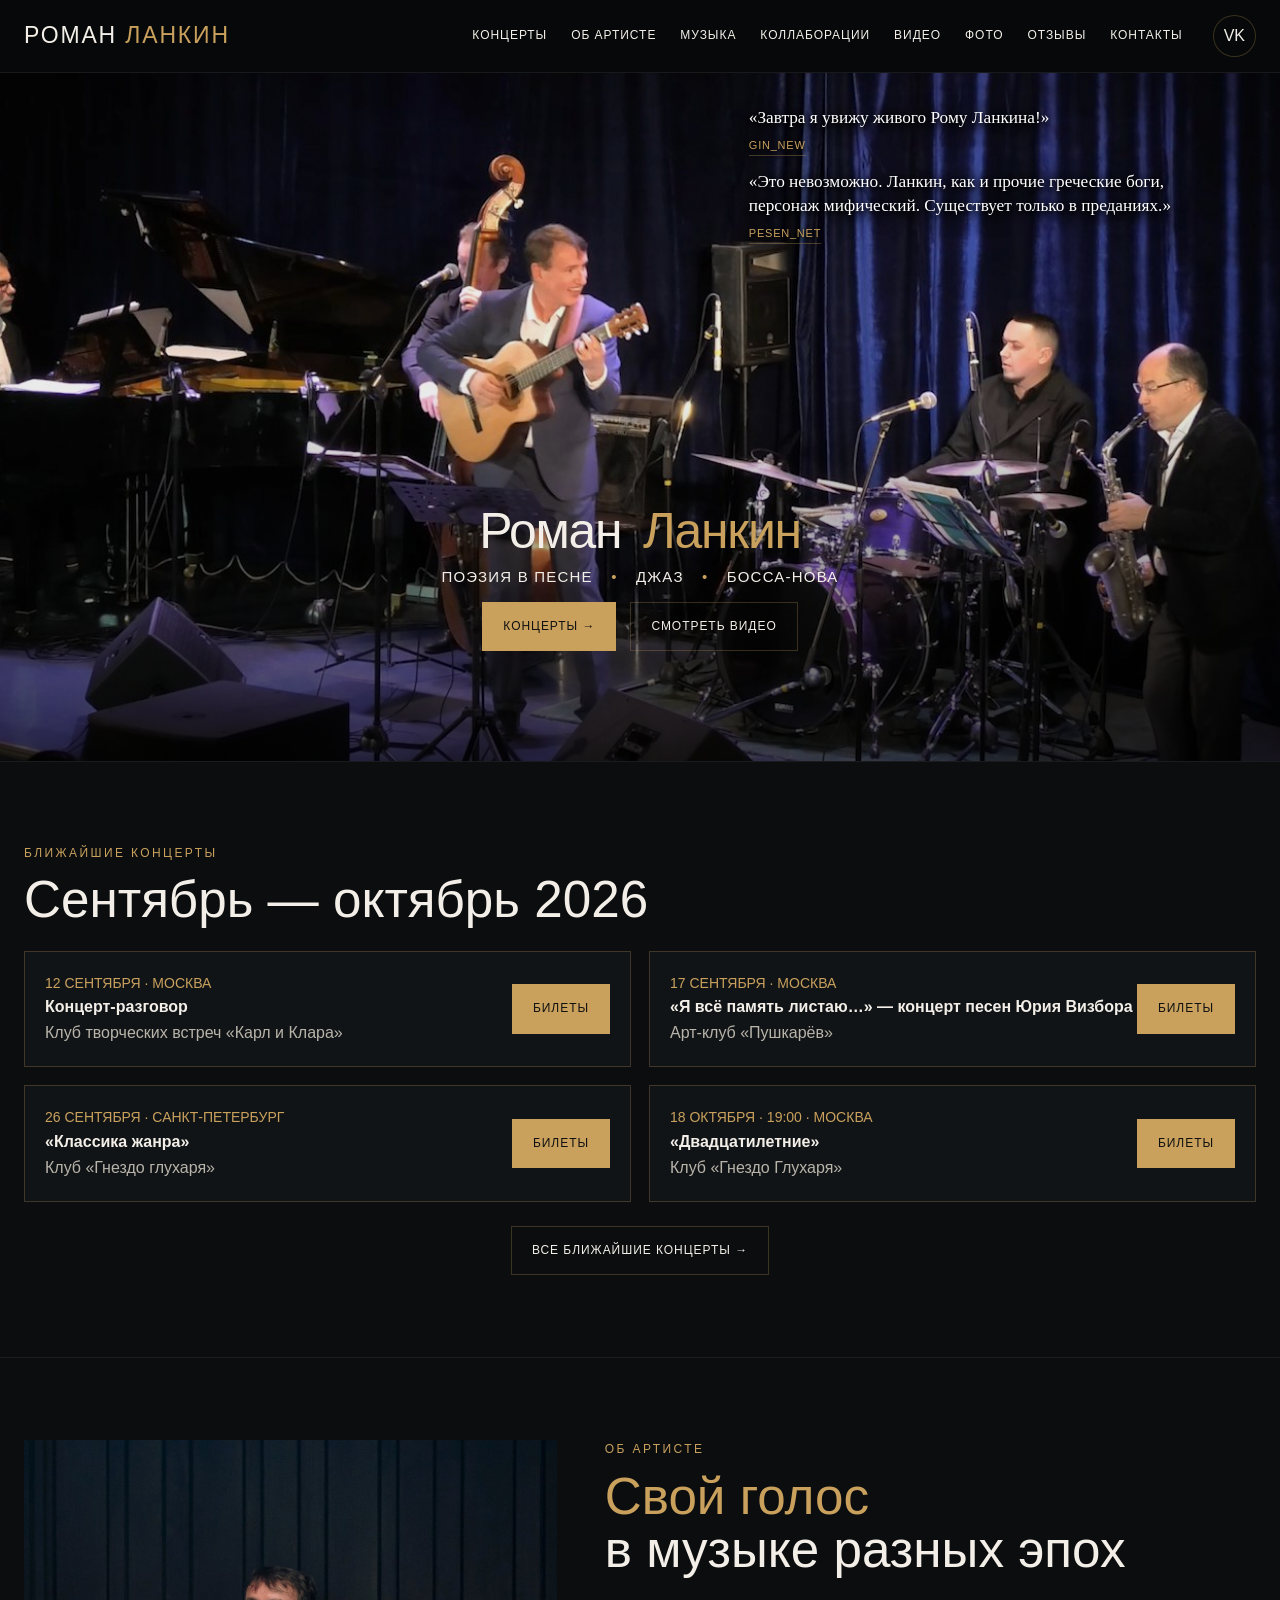
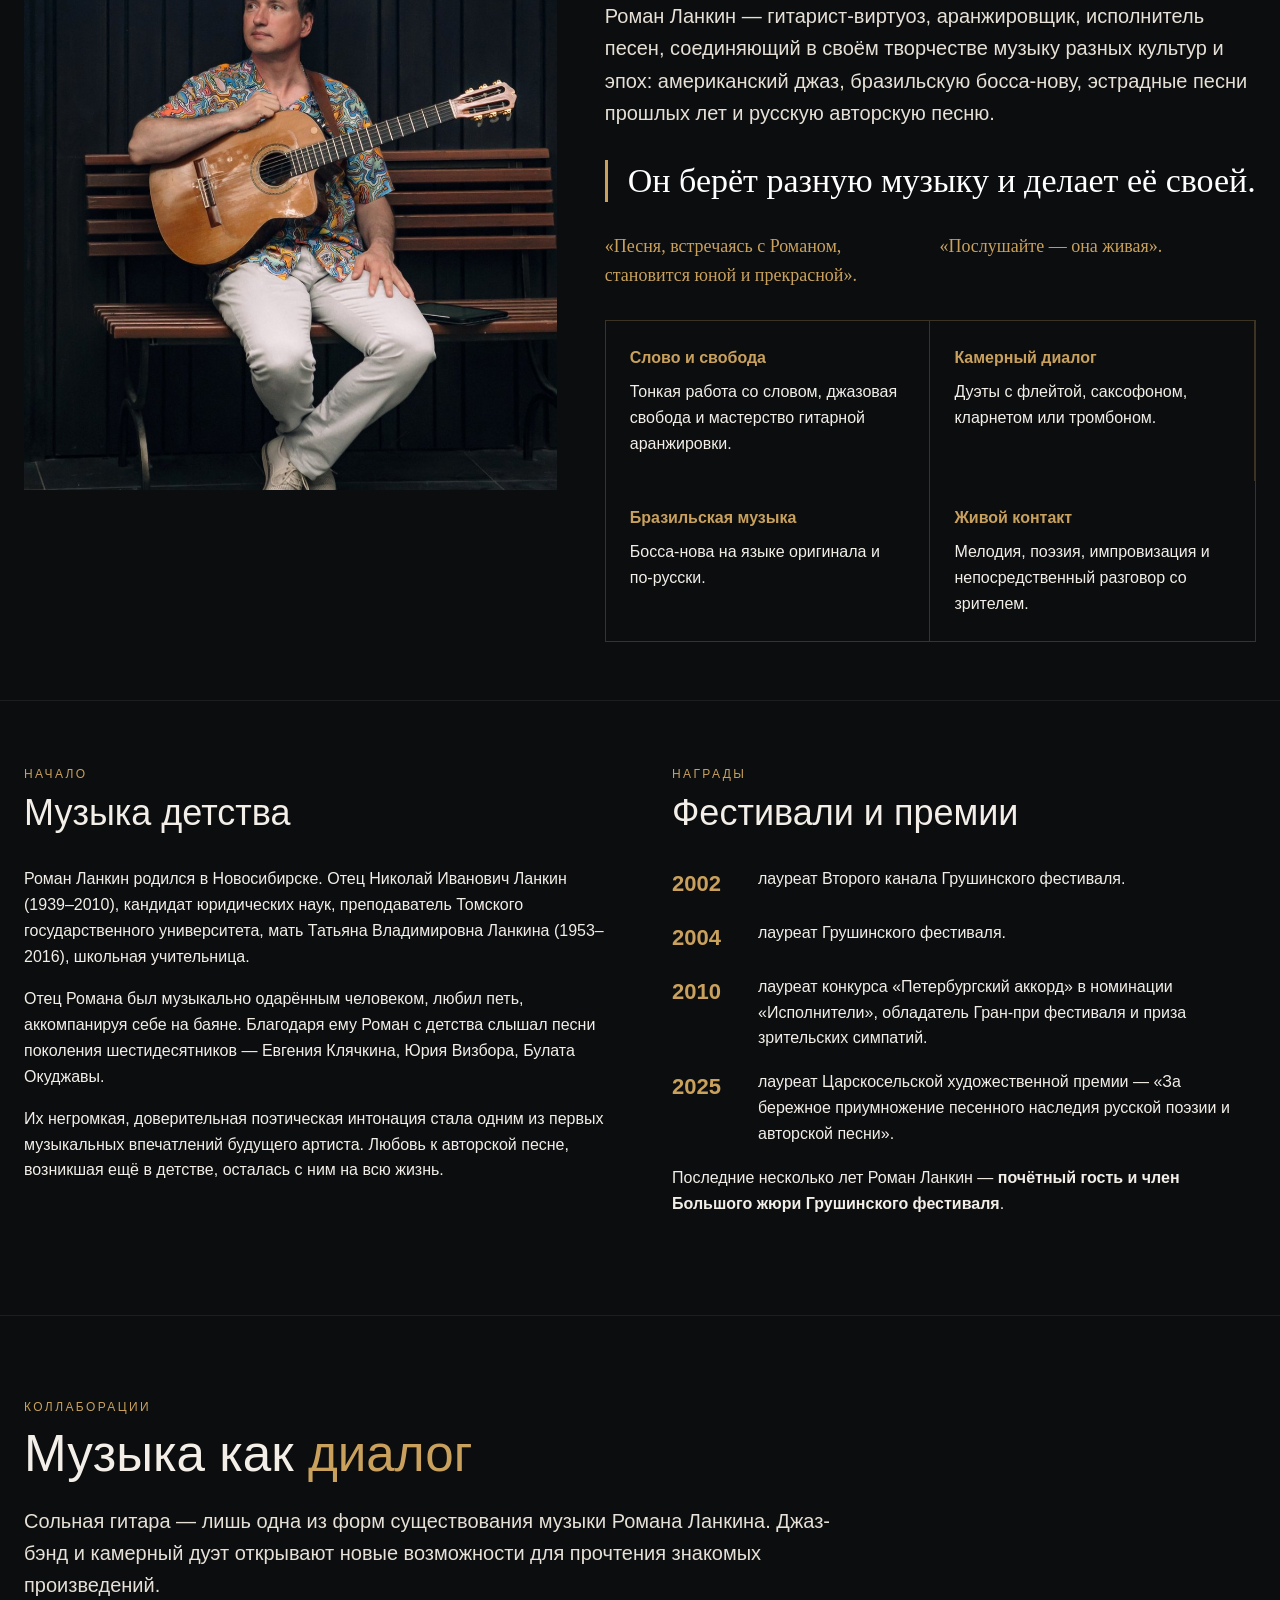
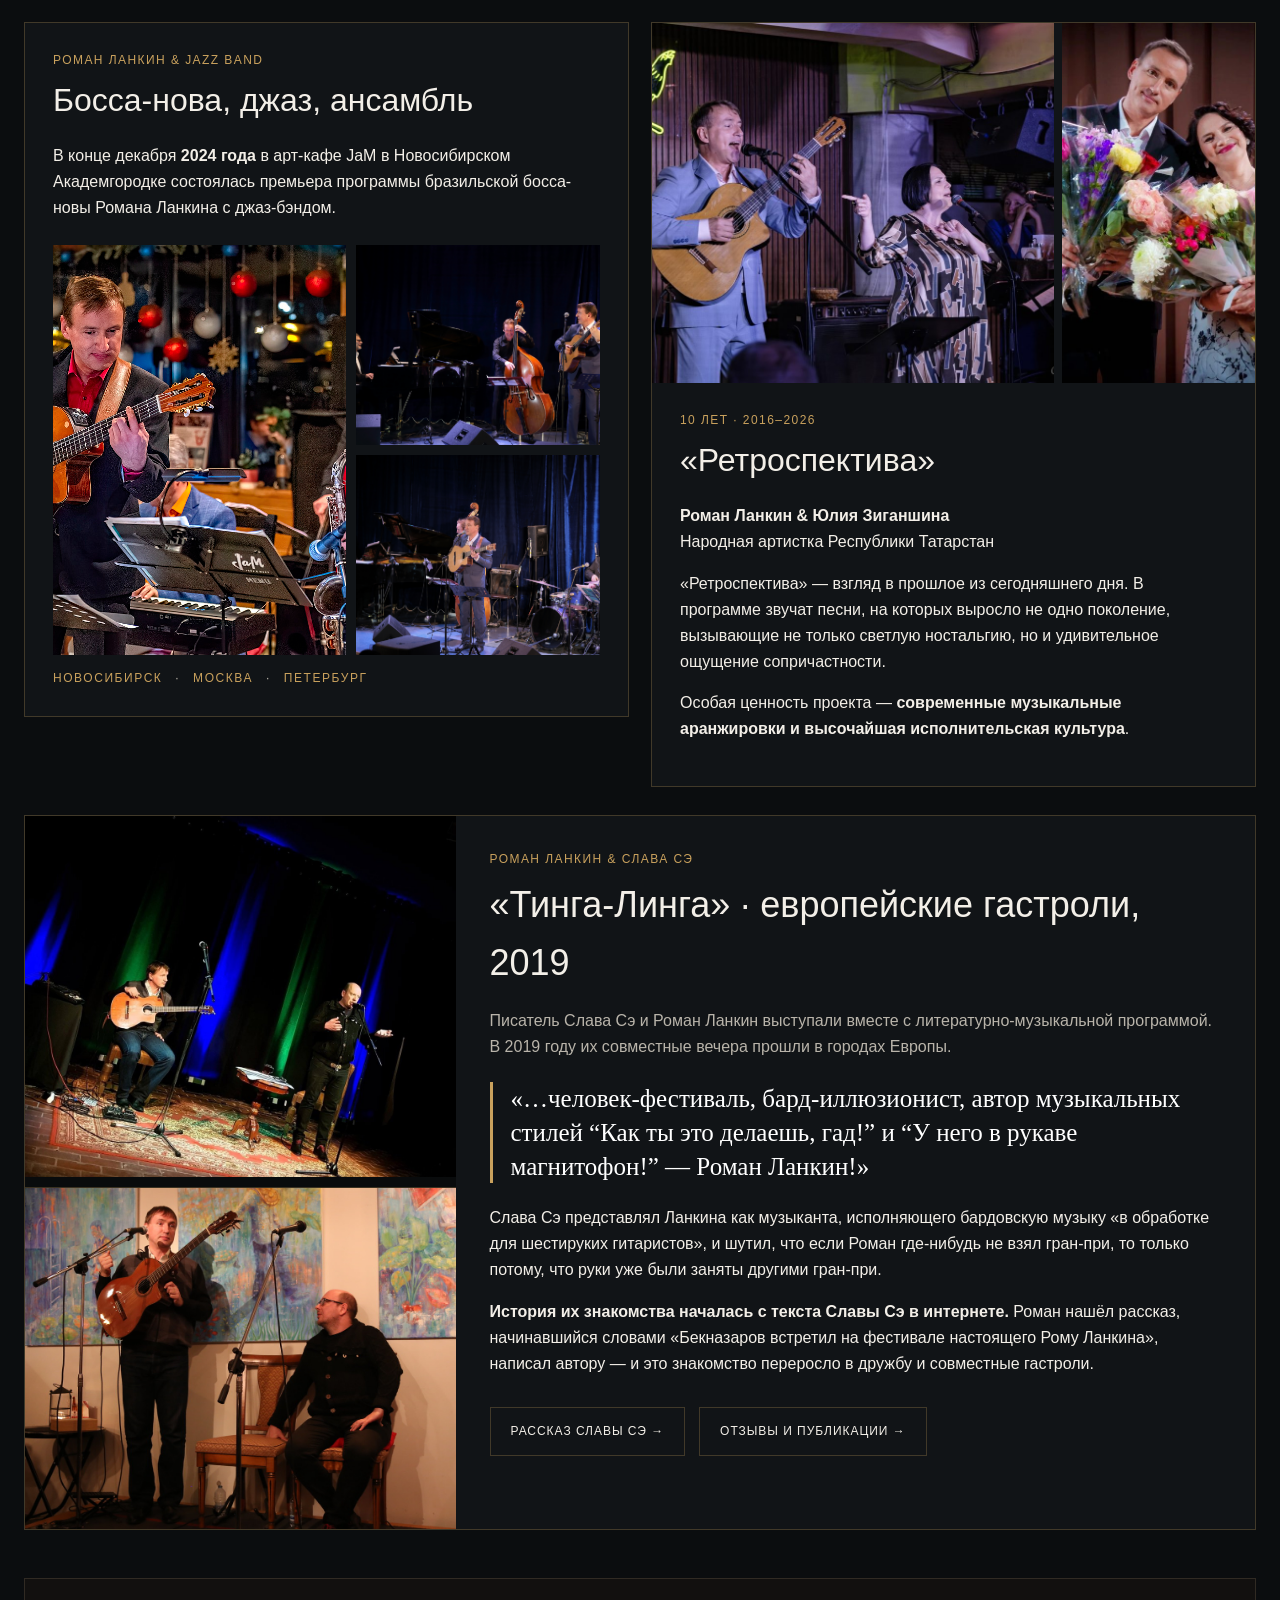
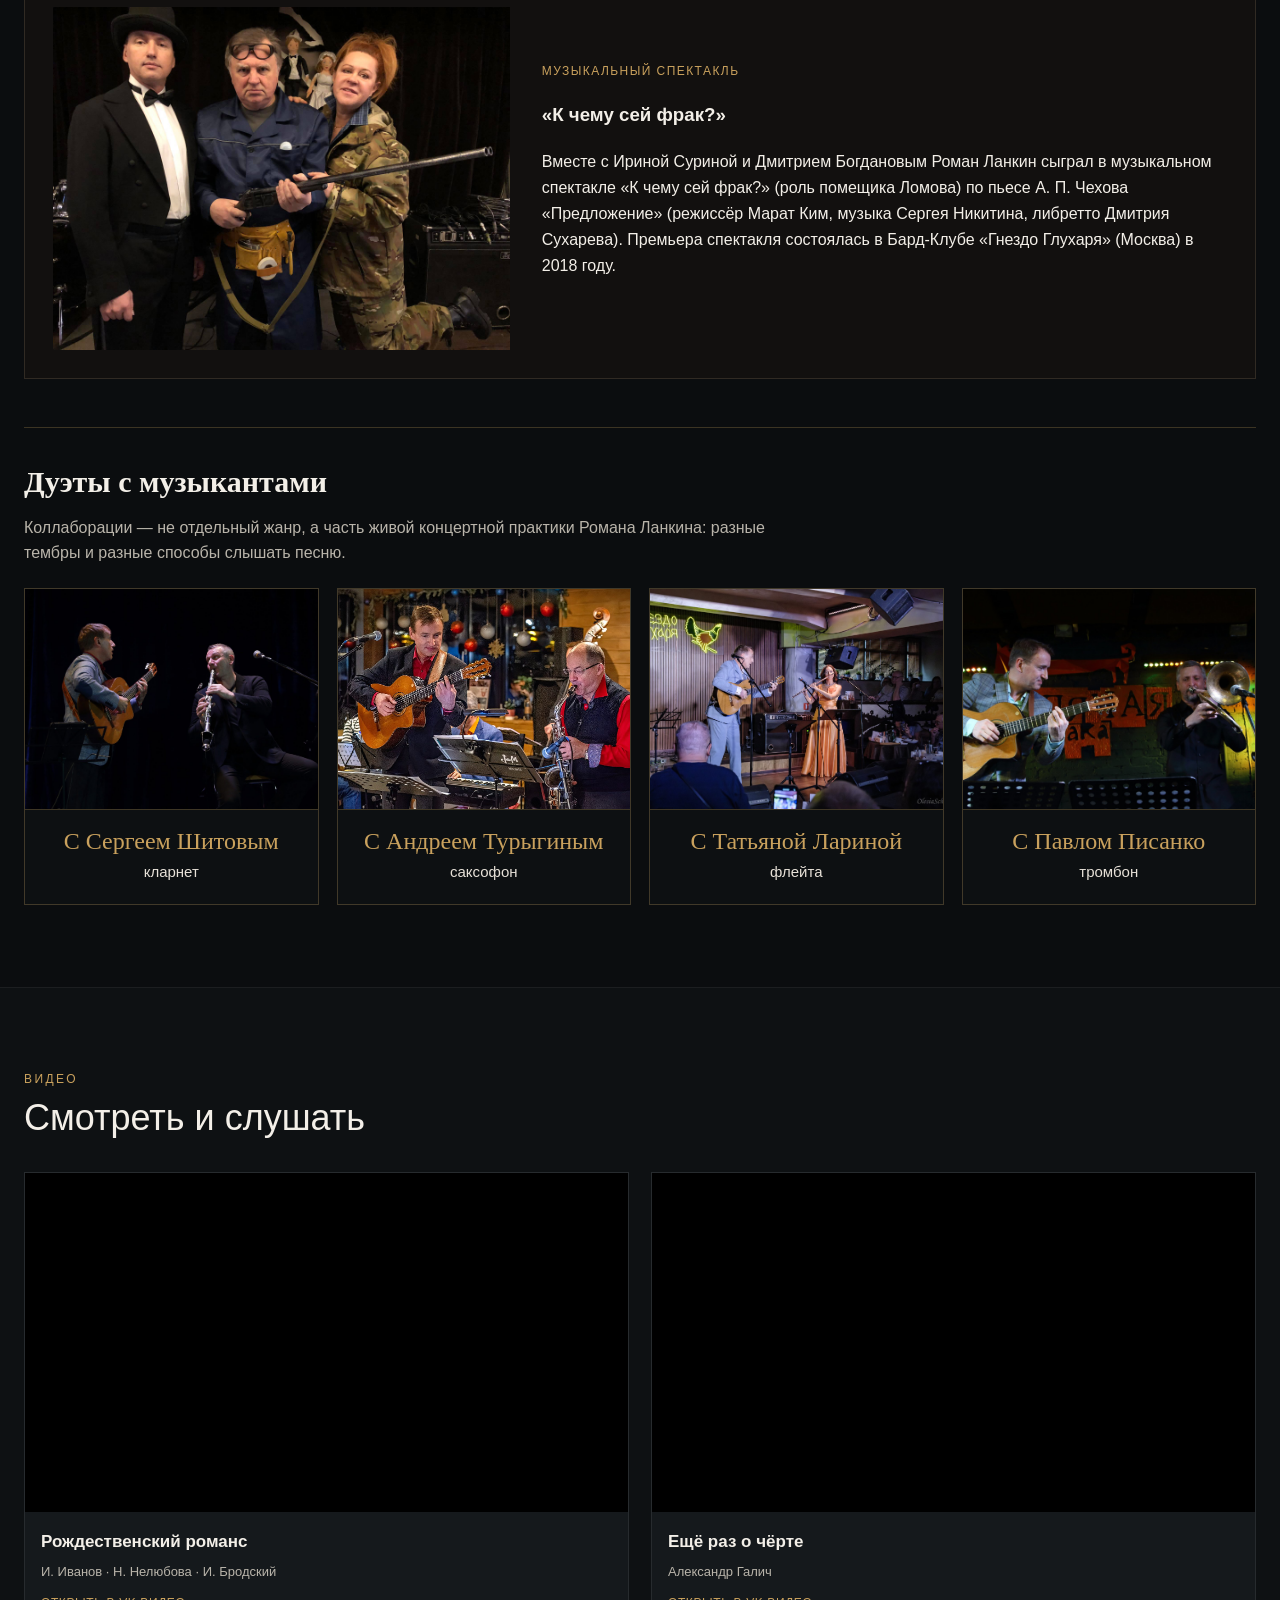
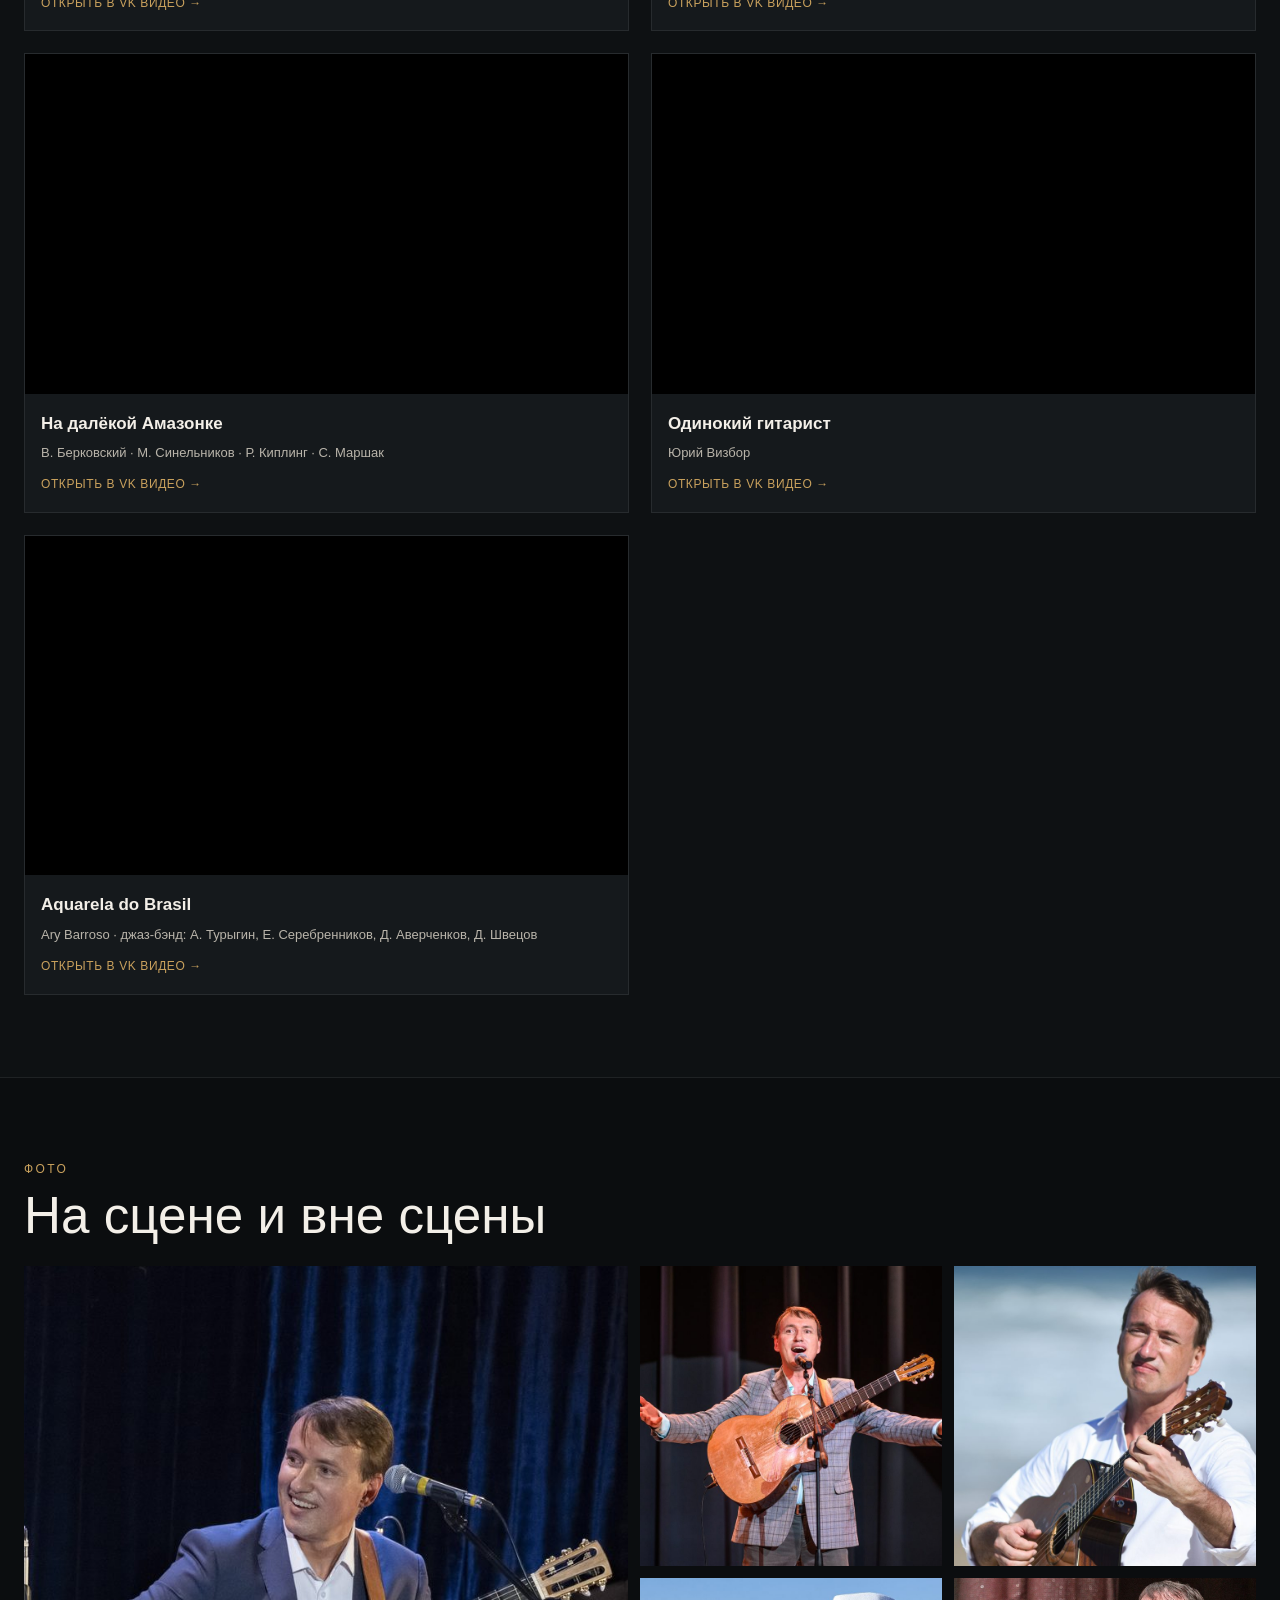
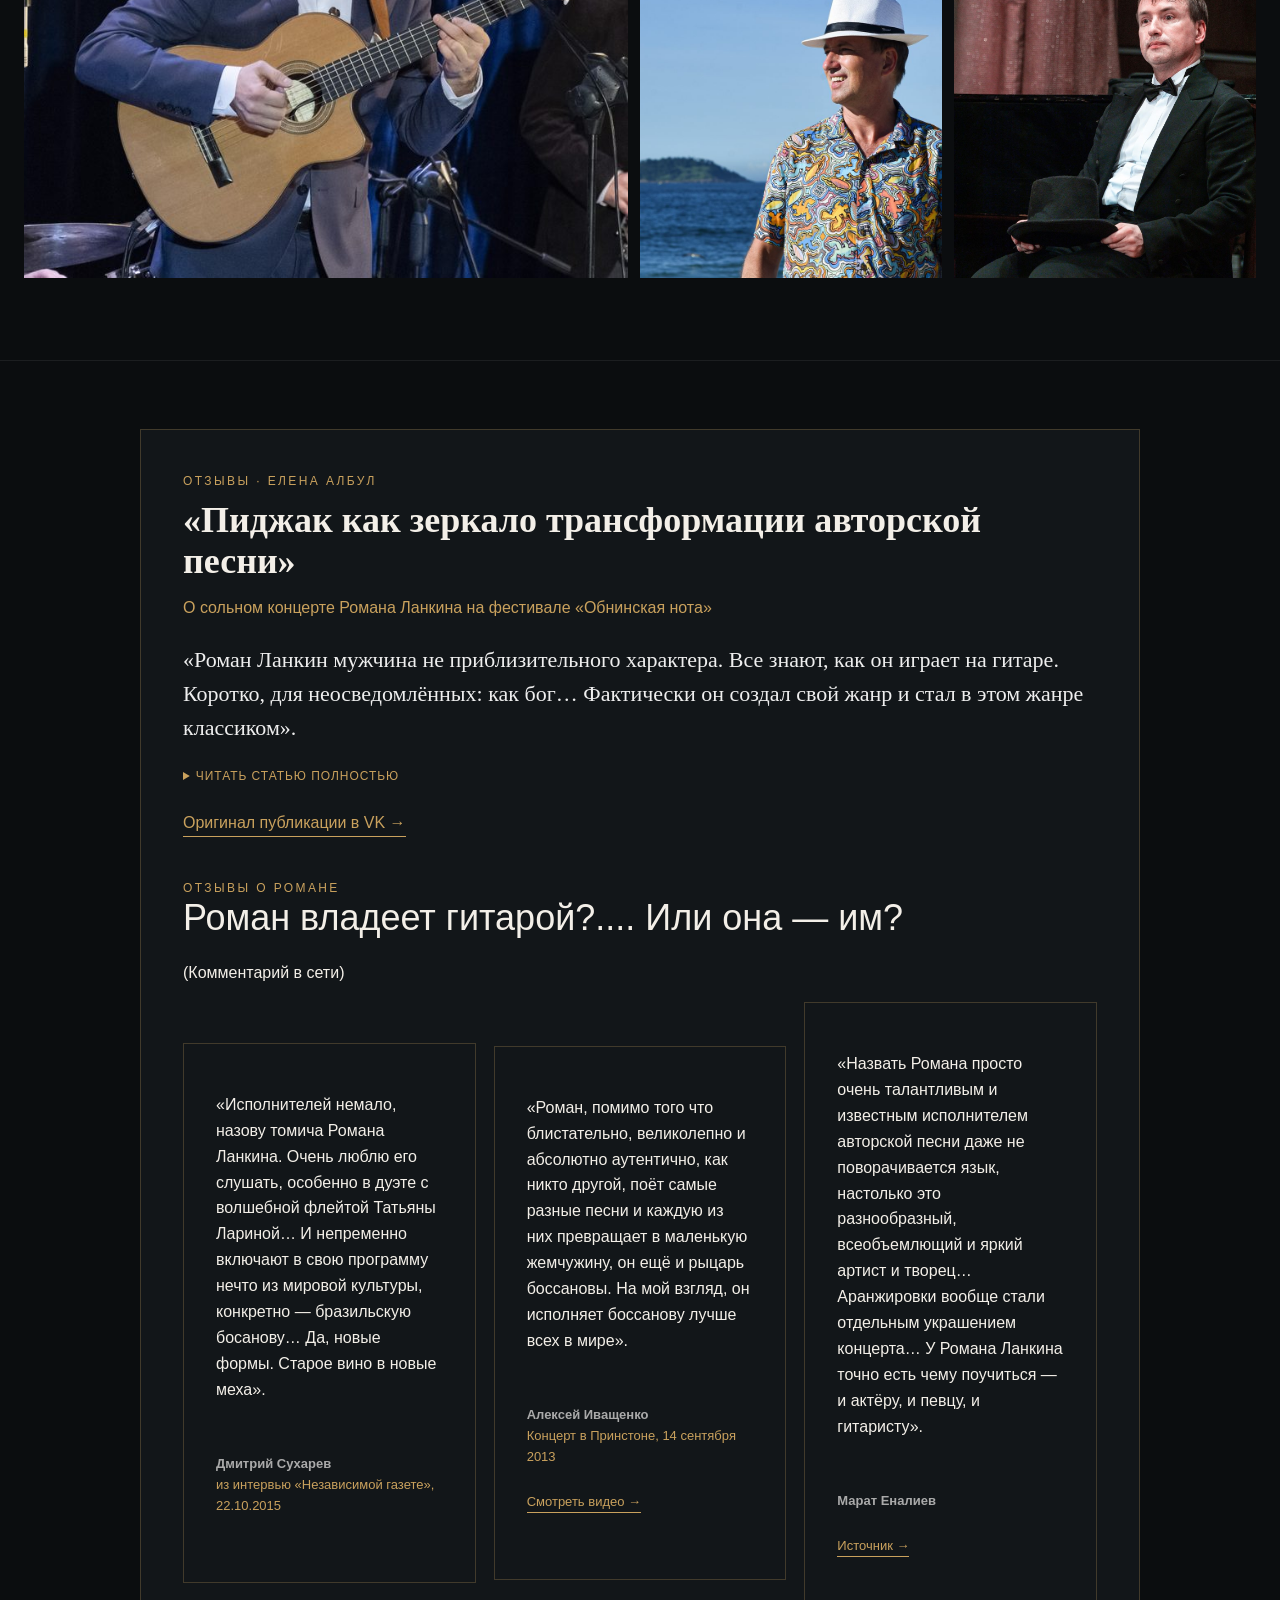
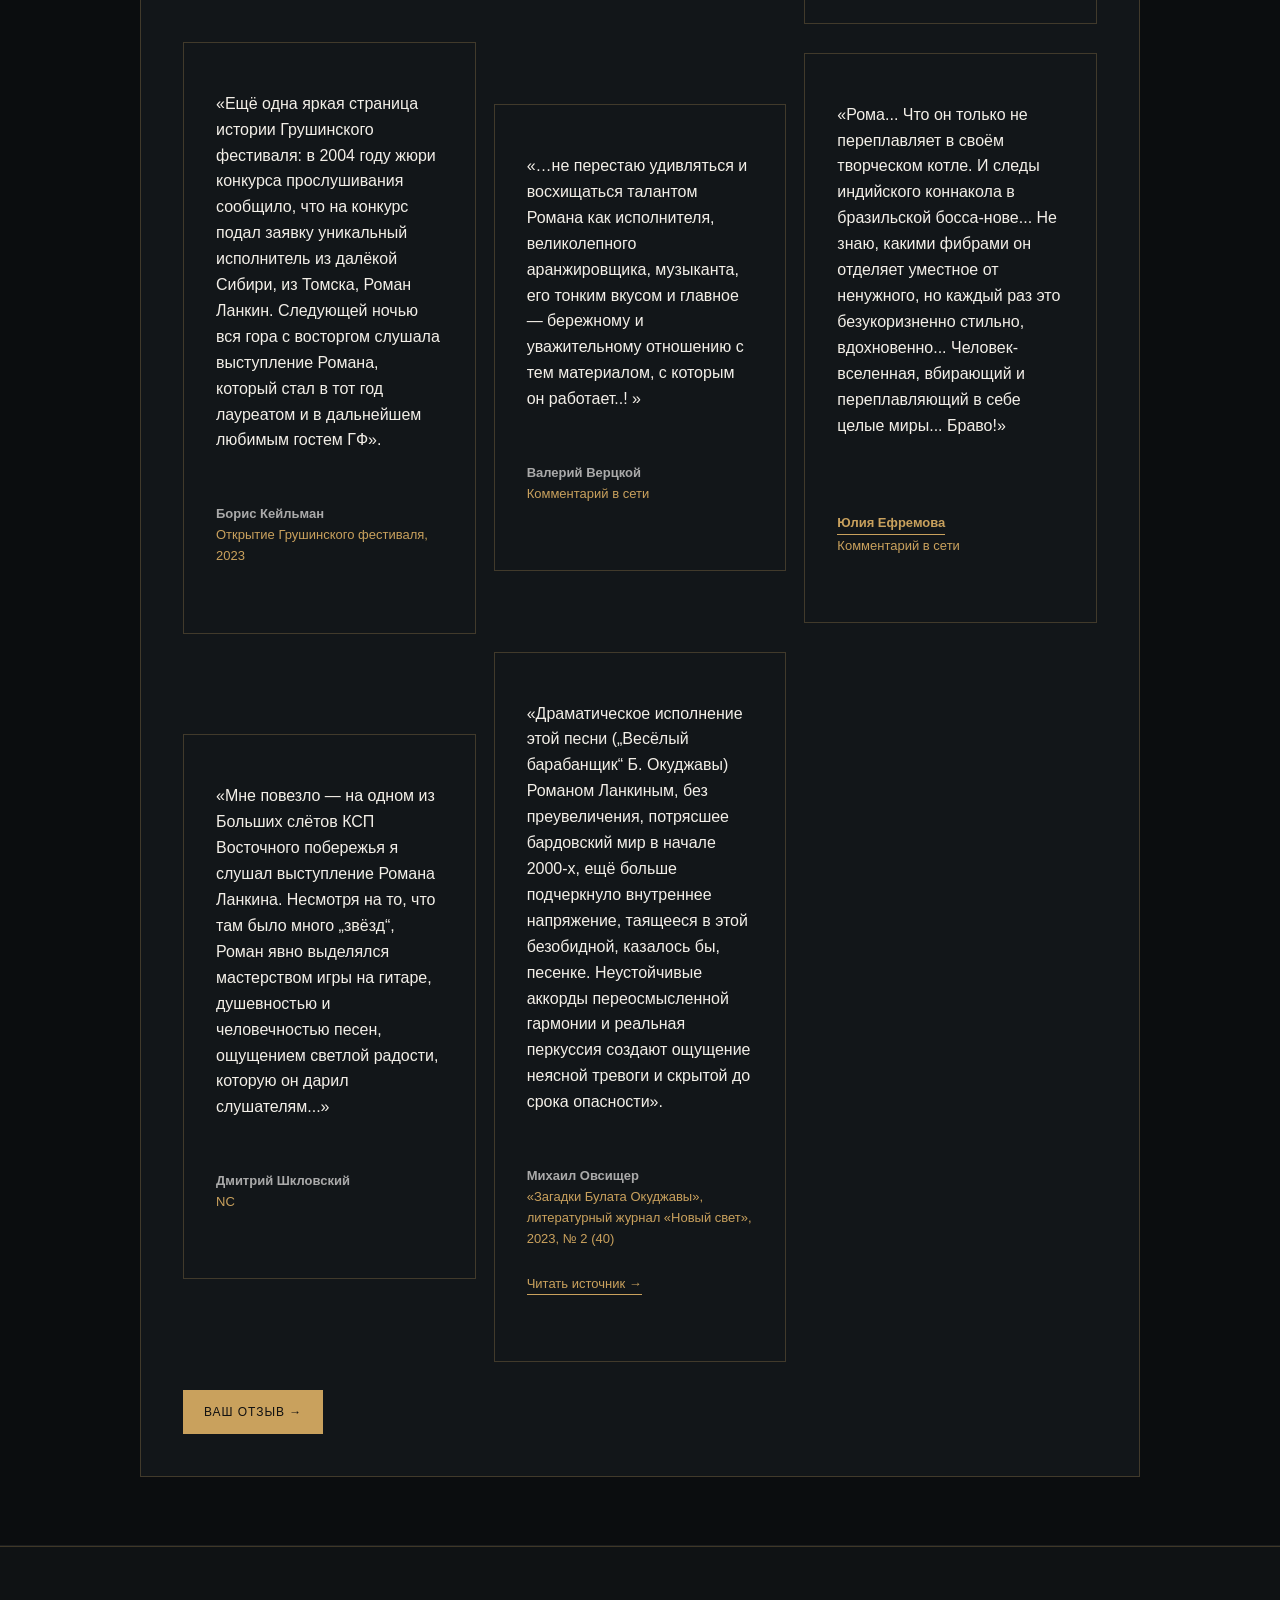
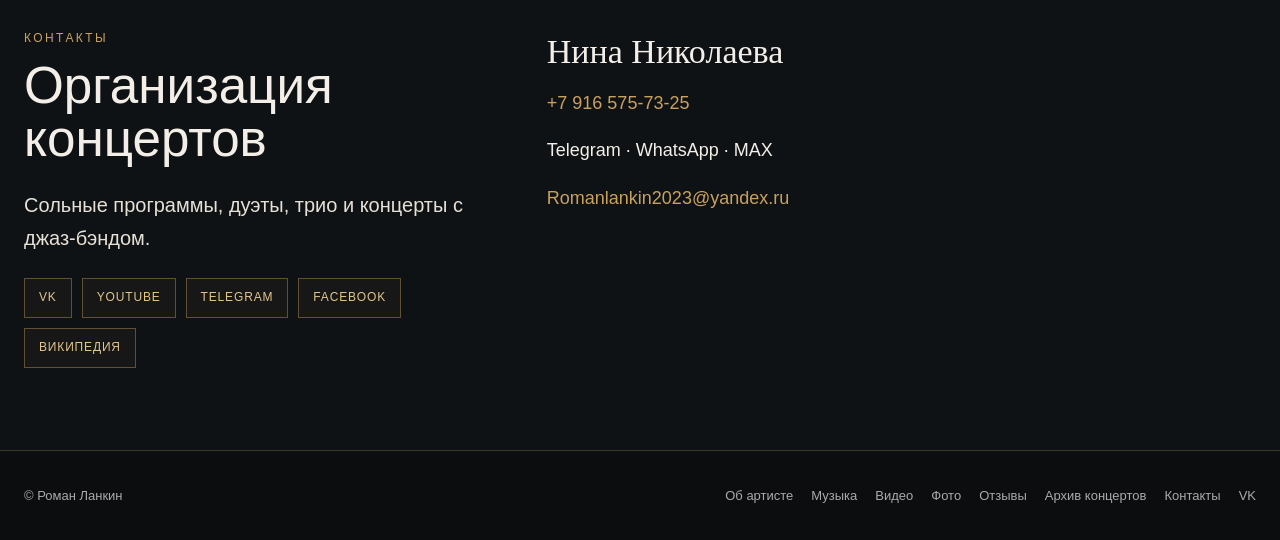
<file: index.html>
<!doctype html>
<html lang="ru">
<head>
<meta charset="utf-8">
<meta name="viewport" content="width=device-width, initial-scale=1">
<title>Роман Ланкин — официальный сайт</title>
<meta name="description" content="Роман Ланкин — гитарист-виртуоз, аранжировщик, певец и джазовый вокалист. Авторская песня, джаз, босса-нова.">
<link rel="stylesheet" href="assets/css/site.css?v=20260905">


</head>
<body>
<header><div class="wrap nav">
<a class="brand" href="#top">РОМАН <b>ЛАНКИН</b></a>
<nav id="nav">
<a href="#concerts">Концерты</a>
<a href="#bio">Об артисте</a>
<a href="music.html">Музыка</a><a href="#collabs">Коллаборации</a>
<a href="#video">Видео</a>
<a href="#photo">Фото</a>
<a href="#reviews">Отзывы</a>
<a href="#contacts">Контакты</a>
</nav>
<a class="vk" href="https://vk.ru/club7034347" target="_blank" aria-label="ВКонтакте">VK</a>
<button class="menu" id="menuBtn" type="button" aria-label="Открыть меню" aria-controls="nav" aria-expanded="false">☰</button>
</div></header>

<main id="top">
<section class="hero">
<div class="hero-slides" aria-hidden="true"><div class="hero-slide active" style="background-image:url('assets/images/site-01-1946168f.jpg');background-position:center 24%"></div><div class="hero-slide" style="background-image:url('assets/images/site-02-0e511e57.jpg');background-position:center center"></div><div class="hero-slide" style="background-image:url('assets/images/site-03-21b63e58.jpg')"></div><div class="hero-slide" style="background-image:url('assets/images/site-04-a37cc39e.jpg');background-position:center center"></div><div class="hero-slide" style="background-image:url('assets/images/site-05-412616a8.jpg');background-position:center center"></div><div class="hero-slide" style="background-image:url('assets/images/site-06-275c5ffe.jpg');background-position:center center"></div></div>
<aside class="hero-reviews" id="heroReviews" data-slide="1" aria-label="Отзывы слушателей"><div class="hero-review-card"><div class="hero-review-text">«Завтра я увижу живого Рому Ланкина!»</div><a href="https://gin-new.livejournal.com/" target="_blank" rel="noopener">gin_new</a><div class="hero-review-text" style="margin-top:13px">«Это невозможно. Ланкин, как и прочие греческие боги, персонаж мифический. Существует только в преданиях.»</div><a href="https://pesen-net.livejournal.com/" target="_blank" rel="noopener">pesen_net</a></div></aside>
<div class="wrap hero-inner">

<h1>Роман <span>Ланкин</span></h1>
<div class="genres">Поэзия в песне <i>•</i> Джаз <i>•</i> Босса-нова</div>
<div class="actions"><a class="btn primary" href="concerts.html">Концерты →</a><a class="btn" href="#video">Смотреть видео</a></div>
</div>
</section>

<section id="concerts"><div class="wrap"><div class="eyebrow">Ближайшие концерты</div><h2 class="section-title">Сентябрь — октябрь 2026</h2><div style="display:grid;gap:18px;max-width:900px"><div style="display:flex;justify-content:space-between;align-items:center;flex-wrap:wrap;border:1px solid rgba(201,161,93,.25);padding:20px;background:#111417"><div><div style="color:#c9a15d;font-size:14px;text-transform:uppercase">12 сентября · Москва</div><strong>Концерт-разговор</strong><div style="color:#b9b4aa">Клуб творческих встреч «Карл и Клара»</div></div><a class="btn primary" href="https://moscow.qtickets.events/252233-roman-lankin-kontsert-razgovor" target="_blank">Билеты</a></div><div style="display:flex;justify-content:space-between;align-items:center;flex-wrap:wrap;border:1px solid rgba(201,161,93,.25);padding:20px;background:#111417"><div><div style="color:#c9a15d;font-size:14px;text-transform:uppercase">17 сентября · Москва</div><strong>«Я всё память листаю…» — концерт песен Юрия Визбора</strong><div style="color:#b9b4aa">Арт-клуб «Пушкарёв»</div></div><a class="btn primary" href="https://moscow.qtickets.events/248295-ya-vse-pamyat-listayu-kontsert-pesen-yuriya-vizbora" target="_blank">Билеты</a></div><div style="display:flex;justify-content:space-between;align-items:center;flex-wrap:wrap;border:1px solid rgba(201,161,93,.25);padding:20px;background:#111417"><div><div style="color:#c9a15d;font-size:14px;text-transform:uppercase">26 сентября · Санкт-Петербург</div><strong>«Классика жанра»</strong><div style="color:#b9b4aa">Клуб «Гнездо глухаря»</div></div><a class="btn primary" href="https://gnezdo-spb.ru/concerts/roman-lankin-26-9-2026-741" target="_blank">Билеты</a></div><div style="display:flex;justify-content:space-between;align-items:center;gap:18px;flex-wrap:wrap;border:1px solid rgba(201,161,93,.25);padding:20px;background:#111417"><div><div style="color:#c9a15d;font-size:14px;text-transform:uppercase">18 октября · 19:00 · Москва</div><strong>«Двадцатилетние»</strong><div style="color:#b9b4aa">Клуб «Гнездо Глухаря»</div></div><a class="btn primary" href="https://gnezdogluharya.ru/concerts/roman-lankin--18-10-2026-7001" target="_blank" rel="noopener">Билеты</a></div></div><div class="concerts-more"><a class="btn" href="concerts.html">Все ближайшие концерты →</a></div></div></section><section id="about">
<div class="wrap about-grid">
<div class="portrait"><img src="assets/images/site-07-9d1dfa23.jpg" alt="Роман Ланкин с гитарой"></div>
<div>
<div class="eyebrow">Об артисте</div>
<h2 class="section-title"><b>Свой голос</b><br>в музыке разных эпох</h2>
<p class="lead">Роман Ланкин — гитарист-виртуоз, аранжировщик, исполнитель песен, соединяющий в своём творчестве музыку разных культур и эпох: американский джаз, бразильскую босса-нову, эстрадные песни прошлых лет и русскую авторскую песню.</p>
<div class="bigquote">Он берёт разную музыку и делает её своей.</div>
<div class="miniquotes"><div>«Песня, встречаясь с Романом, становится юной и прекрасной».</div><div>«Послушайте — она живая».</div></div>
<div class="wrap about-features"><div id="music" class="features"><div class="feature"><strong>Слово и свобода</strong>Тонкая работа со словом, джазовая свобода и мастерство гитарной аранжировки.</div><div class="feature"><strong>Камерный диалог</strong>Дуэты с флейтой, саксофоном, кларнетом или тромбоном.</div><div class="feature"><strong>Бразильская музыка</strong>Босса-нова на языке оригинала и по-русски.</div><div class="feature"><strong>Живой контакт</strong>Мелодия, поэзия, импровизация и непосредственный разговор со зрителем.</div></div></div>
</div>
</div>
</section>

<section id="bio">
<div class="wrap bio-awards">
<div><div class="eyebrow">Начало</div><h3>Музыка детства</h3>
<p>Роман Ланкин родился в Новосибирске. Отец Николай Иванович Ланкин (1939–2010), кандидат юридических наук, преподаватель Томского государственного университета, мать Татьяна Владимировна Ланкина (1953–2016), школьная учительница.</p>
<p>Отец Романа был музыкально одарённым человеком, любил петь, аккомпанируя себе на баяне. Благодаря ему Роман с детства слышал песни поколения шестидесятников — Евгения Клячкина, Юрия Визбора, Булата Окуджавы.</p>
<p>Их негромкая, доверительная поэтическая интонация стала одним из первых музыкальных впечатлений будущего артиста. Любовь к авторской песне, возникшая ещё в детстве, осталась с ним на всю жизнь.</p></div>
<div><div class="eyebrow">Награды</div><h3>Фестивали и премии</h3>
<div class="award"><b>2002</b><span>лауреат Второго канала Грушинского фестиваля.</span></div>
<div class="award"><b>2004</b><span>лауреат Грушинского фестиваля.</span></div>
<div class="award"><b>2010</b><span>лауреат конкурса «Петербургский аккорд» в номинации «Исполнители», обладатель Гран-при фестиваля и приза зрительских симпатий.</span></div>
<div class="award"><b>2025</b><span>лауреат Царскосельской художественной премии — «За бережное приумножение песенного наследия русской поэзии и авторской песни».</span></div>
<p>Последние несколько лет Роман Ланкин — <strong>почётный гость и член Большого жюри Грушинского фестиваля</strong>.</p></div>
</div>
</section>

<section id="collabs"><div class="wrap"><div class="eyebrow">Коллаборации</div><h2 class="section-title">Музыка как <b>диалог</b></h2><p class="lead" style="max-width:850px">Сольная гитара — лишь одна из форм существования музыки Романа Ланкина. Джаз-бэнд и камерный дуэт открывают новые возможности для прочтения знакомых произведений.</p><div class="collab-grid"><article class="collab-card"><div class="collab-copy"><div class="collab-meta">Роман Ланкин & Jazz Band</div><h3>Босса-нова, джаз, ансамбль</h3><p>В конце декабря <strong>2024 года</strong> в арт-кафе JaM в Новосибирском Академгородке состоялась премьера программы бразильской босса-новы Романа Ланкина с джаз-бэндом.</p><div class="concert-gallery"><img src="assets/images/site-08-e6dd609d.jpg" alt="Роман Ланкин с музыкантами на концерте"><img src="assets/images/site-09-85a781cc.jpg" alt="Роман Ланкин с джазовым ансамблем"><img src="assets/images/site-10-20eb7766.jpg" alt="Роман Ланкин и джаз-бэнд на сцене"></div><div class="city-line"><span>Новосибирск</span><span>Москва</span><span>Петербург</span></div></div></article><article class="collab-card"><div class="retro-pair"><img src="assets/images/site-11-e1a41479.jpg" alt="Роман Ланкин и Юлия Зиганшина"><img src="assets/images/site-12-124a82b3.jpg" alt="Роман Ланкин и Юлия Зиганшина после концерта"></div><div class="collab-copy"><div class="collab-meta">10 лет · 2016–2026</div><h3>«Ретроспектива»</h3><p><strong>Роман Ланкин & Юлия Зиганшина</strong><br>Народная артистка Республики Татарстан</p><p>«Ретроспектива» — взгляд в прошлое из сегодняшнего дня. В программе звучат песни, на которых выросло не одно поколение, вызывающие не только светлую ностальгию, но и удивительное ощущение сопричастности.</p><p>Особая ценность проекта — <strong>современные музыкальные аранжировки и высочайшая исполнительская культура</strong>.</p></div></article></div></div><div class="slava-story">
<div class="slava-photos">
<img src="assets/images/site-13-0cab0775.jpg" alt="Роман Ланкин и Слава Сэ на совместном вечере">
<img class="slava-inline-photo" src="assets/roman-lankin-slava-se.jpg" alt="Роман Ланкин и Слава Сэ">
</div>
<div class="slava-copy">
<div class="collab-meta">Роман Ланкин & Слава Сэ</div>
<h3>«Тинга-Линга» · европейские гастроли, 2019</h3>
<p class="slava-small">Писатель Слава Сэ и Роман Ланкин выступали вместе с литературно-музыкальной программой. В 2019 году их совместные вечера прошли в городах Европы.</p>
<div class="slava-quote">«…человек-фестиваль, бард-иллюзионист, автор музыкальных стилей “Как ты это делаешь, гад!” и “У него в рукаве магнитофон!” — Роман Ланкин!»</div>
<p>Слава Сэ представлял Ланкина как музыканта, исполняющего бардовскую музыку «в обработке для шестируких гитаристов», и шутил, что если Роман где-нибудь не взял гран-при, то только потому, что руки уже были заняты другими гран-при.</p>
<p><strong>История их знакомства началась с текста Славы Сэ в интернете.</strong> Роман нашёл рассказ, начинавшийся словами «Бекназаров встретил на фестивале настоящего Рому Ланкина», написал автору — и это знакомство переросло в дружбу и совместные гастроли.</p>

<div class="actions">
<a class="btn" href="https://pesen-net.livejournal.com/52146.html" target="_blank" rel="noopener">Рассказ Славы Сэ →</a>
<a class="btn" href="#reviews">Отзывы и публикации →</a>
</div>
</div>
</div>
<div class="theatre-collab" style="margin:48px 0;padding:28px;border:1px solid #302a23;background:#12100f"><div style="display:grid;grid-template-columns:minmax(260px,.8fr) 1.2fr;gap:32px;align-items:center"><img src="assets/images/site-14-ae2a3e54.jpg" alt="Роман Ланкин, Дмитрий Богданов и Ирина Сурина в музыкальном спектакле К чему сей фрак?" style="width:100%;height:auto"><div><div class="collab-meta">Музыкальный спектакль</div><h3>«К чему сей фрак?»</h3><p>Вместе с Ириной Суриной и Дмитрием Богдановым Роман Ланкин сыграл в музыкальном спектакле «К чему сей фрак?» (роль помещика Ломова) по пьесе А. П. Чехова «Предложение» (режиссёр Марат Ким, музыка Сергея Никитина, либретто Дмитрия Сухарева). Премьера спектакля состоялась в Бард-Клубе «Гнездо Глухаря» (Москва) в 2018 году.</p></div></div></div><div class="duo-section"><h3 class="duo-title">Дуэты с музыкантами</h3><p class="duo-lead">Коллаборации — не отдельный жанр, а часть живой концертной практики Романа Ланкина: разные тембры и разные способы слышать песню.</p><div class="duo-grid"><article class="duo-card"><img src="assets/images/site-15-63cd74ef.jpg" alt="Роман Ланкин и Сергей Шитов"><div class="duo-copy"><h4>С Сергеем Шитовым</h4><p>кларнет</p></div></article><article class="duo-card"><img src="assets/images/site-16-971bd88f.jpg" alt="Роман Ланкин и Андрей Турыгин"><div class="duo-copy"><h4>С Андреем Турыгиным</h4><p>саксофон</p></div></article><article class="duo-card"><img src="assets/images/site-17-db04439c.jpg" alt="Роман Ланкин и Татьяна Ларина"><div class="duo-copy"><h4>С Татьяной Лариной</h4><p>флейта</p></div></article><article class="duo-card"><img src="assets/pavel-pisanko-trombone.jpg" alt="Роман Ланкин и Павел Писанко"><div class="duo-copy"><h4>С Павлом Писанко</h4><p>тромбон</p></div></article></div></div></div></div></section><section class="media" id="video"><div class="wrap">
<div class="eyebrow">Видео</div><h2>Смотреть и слушать</h2>
<div class="video-grid vk-video-grid">
<article class="video-card">
<iframe src="https://vkvideo.ru/video_ext.php?oid=-7034347&id=456239251&hd=2" title="Рождественский романс" loading="lazy" allow="autoplay; encrypted-media; fullscreen; picture-in-picture; screen-wake-lock" allowfullscreen></iframe>
<div class="video-meta"><strong>Рождественский романс</strong><span>И. Иванов · Н. Нелюбова · И. Бродский</span><a class="video-link" href="https://vkvideo.ru/video-7034347_456239251" target="_blank" rel="noopener">Открыть в VK Видео →</a></div>
</article>
<article class="video-card">
<iframe src="https://vkvideo.ru/video_ext.php?oid=-114084722&id=456240341&hd=2" title="Ещё раз о чёрте" loading="lazy" allow="autoplay; encrypted-media; fullscreen; picture-in-picture; screen-wake-lock" allowfullscreen></iframe>
<div class="video-meta"><strong>Ещё раз о чёрте</strong><span>Александр Галич</span><a class="video-link" href="https://vkvideo.ru/video-114084722_456240341" target="_blank" rel="noopener">Открыть в VK Видео →</a></div>
</article>
<article class="video-card">
<iframe src="https://vkvideo.ru/video_ext.php?oid=-7034347&id=456239235&hd=2" title="На далёкой Амазонке" loading="lazy" allow="autoplay; encrypted-media; fullscreen; picture-in-picture; screen-wake-lock" allowfullscreen></iframe>
<div class="video-meta"><strong>На далёкой Амазонке</strong><span>В. Берковский · М. Синельников · Р. Киплинг · С. Маршак</span><a class="video-link" href="https://vkvideo.ru/video-7034347_456239235" target="_blank" rel="noopener">Открыть в VK Видео →</a></div>
</article>
<article class="video-card">
<iframe src="https://vkvideo.ru/video_ext.php?oid=-7034347&id=456239439&hd=2" title="Одинокий гитарист" loading="lazy" allow="autoplay; encrypted-media; fullscreen; picture-in-picture; screen-wake-lock" allowfullscreen></iframe>
<div class="video-meta"><strong>Одинокий гитарист</strong><span>Юрий Визбор</span><a class="video-link" href="https://vkvideo.ru/video-7034347_456239439" target="_blank" rel="noopener">Открыть в VK Видео →</a></div>
</article>
<article class="video-card">
<iframe src="https://vkvideo.ru/video_ext.php?oid=-7034347&id=456239211&hd=2" title="Aquarela do Brasil" loading="lazy" allow="autoplay; encrypted-media; fullscreen; picture-in-picture; screen-wake-lock" allowfullscreen></iframe>
<div class="video-meta"><strong>Aquarela do Brasil</strong><span>Ary Barroso · джаз-бэнд: А. Турыгин, Е. Серебренников, Д. Аверченков, Д. Швецов</span><a class="video-link" href="https://vkvideo.ru/video-7034347_456239211" target="_blank" rel="noopener">Открыть в VK Видео →</a></div>
</article>
</div>
</div></section>

<section id="photo"><div class="wrap">
<div class="eyebrow">Фото</div><h2 class="section-title">На сцене и вне сцены</h2>
<div class="gallery"><figure><img loading="lazy" src="assets/images/site-18-9c36652c.jpg" alt="Роман Ланкин"></figure><figure><img loading="lazy" src="assets/images/site-19-76b8bb51.jpg" alt="Роман Ланкин"></figure><figure><img loading="lazy" src="assets/images/site-20-ed9ce5f5.jpg" alt="Роман Ланкин"></figure><figure><img loading="lazy" src="assets/images/site-21-ac458f9b.jpg" alt="Роман Ланкин"></figure><figure><img loading="lazy" src="assets/images/site-22-18170d68.jpg" alt="Роман Ланкин"></figure></div>
</div></section>

<section class="reviews" id="reviews"><div class="wrap">
<div class="review-card">
<div class="eyebrow">Отзывы · Елена Албул</div>
<h3>«Пиджак как зеркало трансформации авторской песни»</h3>
<div class="byline">О сольном концерте Романа Ланкина на фестивале «Обнинская нота»</div>
<div class="review-lead">«Роман Ланкин мужчина не приблизительного характера. Все знают, как он играет на гитаре. Коротко, для неосведомлённых: как бог… Фактически он создал свой жанр и стал в этом жанре классиком».</div>
<details><summary>Читать статью полностью</summary><div class="article"><p>Впечатляющей кодой фестиваля «Обнинская нота» стал сольный концерт Романа Ланкина, и оказался он таким необычным — даже авантюрным, — что это навело меня на мысли, далёкие вроде бы от музыки. Но только на первый взгляд.</p>
<p>Роман Ланкин начал с интригующего заявления, что покажет публике авторскую песню, какой она могла бы быть. Крючкотворы от филологии могли бы возмутиться: как можно показать то, чего нет? Но Роман держал в руках гитару и явно собирался что-то показывать. И показал.</p>
<p>Это были песни, от которых не пахло костром. Количество аккордов в них многократно превышало базовую цифру 3, а смысловое наполнение не ограничивалось вздохами по поводу стоящих у печки лыж. Эта — «другая» — авторская песня выросла в 90-х годах в Сибири в интеллигентской среде огнеборцев, которые начали подбрасывать в бардовский костёр джазовые и блюзовые дровишки, отчего костёр задымил, и классическая гармония картины «гитара по кругу» затуманилась. Назову только одно, зато главное имя — Игорь Иванов. Примкнувших к этому течению было достаточно, чтобы говорить о начале новой традиции.</p>
<p>И знаете, что? Это очень интересные песни. Они яркие, они сродни мини-спектаклям, они требуют настройки внимания. Да, не каждой из них подпоёшь: трудно. Да, гитара выходит на первый план, ей не подыграешь: тоже трудно. Да, эти песни рассчитаны на подготовленную аудиторию, они не уйдут в народ, — но надо ли называть это всё «авторской песней, какой она могла бы быть»? Она же есть! Её авторы выступают, слушатели сидят слушают, и тот факт, что «Солнышко лесное» популярнее (и всегда так будет), ничего не меняет.</p>
<p>В общем, спорю я тут с Романом, который сначала рассказал, как эта «другая авторская песня» повлияла на его собственный музыкальный вкус, а потом с грустью сообщил присутствующим о кризисе бардовской традиции. Публика замерла.</p>
<p>Надо сказать, что зал, где проходил концерт, был оформлен аскетично: серый бетон, прямые углы, никаких архитектурных излишеств. И на слове «кризис» люди с воображением прямо увидели, как соткались в насыщенном музыкой воздухе венки из елового лапника, как печально повисли траурные ленты...</p>
<p>Вот тут будет про пиджак.</p>
<p>Ланкин выступает в пиджаке. Не знаю, почему он так решил. Возможно, интуитивно. В таком случае, интуиция его не подвела. Ведь классический бард это что? Правильно, свитер (летняя версия — футболка). То есть, свобода и отсутствие границ. Рубашка — уже заявка на что-то. Но пиджак... Это вещь очень серьёзная. Древние египтяне в изображениях своих богов фронтально выделяли линию плеч не потому, что рисовать не умели, — они знали, что именно эта линия делает фигуру значительной. Добавляет собранности, чёткости. У богов всё чётко. Вот этот же самый эффект собранности создаёт и пиджак. Потому его и не любят мужчины приблизительного характера.</p>
<p>Роман Ланкин мужчина не приблизительного характера. Все знают, как он играет на гитаре. Коротко, для неосведомлённых: как бог. От человека в свитере такого не ждёшь. Такое ждёшь от блестящего классического гитариста — Ровшана Мамедкулиева, например (тот вообще всегда в смокинге). Роман сделал огромный шаг от костра, оградил себя пиджаком и стал с ловкостью фокусника превращать костровые и полукостровые хиты в виртуозные миниатюры, для которых как раз требуется предельная чёткость и собранность. Фактически он создал свой жанр и стал в этом жанре классиком. Его версии «Весёлого барабанщика» тоже не подпоёшь! И что, это кому-то мешает? Ничуть. Мы будем хлопать до боли в ладонях и кричать «Роман, давай ещё!», а дома с друзьями душевно споём «Барабанщика» в трёхаккордовой интерпретации. И всем хорошо.</p>
<p>И вот что получается.
Бывшие томские студенты создали свою авторскую песню.
Роман Ланкин своими аранжировками создал свою авторскую песню.
Какие-то другие люди, выросшие не на Визборе, но тоже уважающие сакраментальную триаду «гитара+стихи+голос», создают ещё что-то, другое, но своё.
Старые интеллигенты, неверными голосами поющие «Виноградную косточку», и их внуки, сочиняющие робкую собственную «косточку», «солнышко» и т.п. — это тоже своё.
И так далее, и так далее.</p>
<p>Это не кризис. Давайте не будем спорить о чистоте жанра. Это нормальное развитие. Река Волга вон тоже не в кризисе, хотя и не впадает по сути в Каспийское море — разбегается на тысячи ручейков, но вода в них всё та же.</p>
<p>Вот так же и костёр Визбора. Он не погас — он рассыпался на множество маленьких костров, но вместе они горят ещё ярче. И ура! Будем петь, будем ходить на концерты и радоваться.</p>
<p>А что в среде классических бардов не появляются новые титаны — ну так титаны вообще редко появляются. Ещё появятся. А пока и прежних хватит.</p>
<p>Огромное спасибо Роману за этот незабываемый концерт! Два с лишним часа без перерыва — это, знаете ли, подвиг. Да ещё на таком накале! «Разговор с чёртом» Галича был сделан с таким уровнем драматизма, что не знаю, как после этого вообще можно было хоть что-то спеть, но — концерт продолжался. Моя соседка по ряду, пожилая дама, потом призналась, держась за поясницу: «Я не могла больше сидеть... Но уйти тоже не могла!»</p></div></details>
<a class="source" href="https://vk.ru/wall709223840_5475" target="_blank" rel="noopener">Оригинал публикации в VK →</a><div class="more-reviews" style="margin-top:54px"><div class="eyebrow">Отзывы о Романе</div><h2 class="section-title">Роман владеет гитарой?.... Или она — им?</h2><p class="section-lead">(Комментарий в сети)</p><div style="display:grid;grid-template-columns:repeat(auto-fit,minmax(280px,1fr));gap:18px">
<blockquote class="review-card"><p>«Исполнителей немало, назову томича Романа Ланкина. Очень люблю его слушать, особенно в дуэте с волшебной флейтой Татьяны Лариной… И непременно включают в свою программу нечто из мировой культуры, конкретно — бразильскую босанову… Да, новые формы. Старое вино в новые меха».</p><footer><strong>Дмитрий Сухарев</strong><br><span class="byline">из интервью «Независимой газете», 22.10.2015</span></footer></blockquote>
<blockquote class="review-card"><p>«Роман, помимо того что блистательно, великолепно и абсолютно аутентично, как никто другой, поёт самые разные песни и каждую из них превращает в маленькую жемчужину, он ещё и рыцарь боссановы. На мой взгляд, он исполняет боссанову лучше всех в мире».</p><footer><strong>Алексей Иващенко</strong><br><span class="byline">Концерт в Принстоне, 14 сентября 2013</span><br><a class="source" href="https://www.youtube.com/watch?v=2yF9F6zww6Q" target="_blank" rel="noopener">Смотреть видео →</a></footer></blockquote>
<blockquote class="review-card"><p>«Назвать Романа просто очень талантливым и известным исполнителем авторской песни даже не поворачивается язык, настолько это разнообразный, всеобъемлющий и яркий артист и творец… Аранжировки вообще стали отдельным украшением концерта… У Романа Ланкина точно есть чему поучиться — и актёру, и певцу, и гитаристу».</p><footer><strong>Марат Еналиев</strong><br><a class="source" href="https://vk.com/maratena" target="_blank" rel="noopener">Источник →</a></footer></blockquote>
<blockquote class="review-card"><p>«Ещё одна яркая страница истории Грушинского фестиваля: в 2004 году жюри конкурса прослушивания сообщило, что на конкурс подал заявку уникальный исполнитель из далёкой Сибири, из Томска, Роман Ланкин. Следующей ночью вся гора с восторгом слушала выступление Романа, который стал в тот год лауреатом и в дальнейшем любимым гостем ГФ».</p><footer><strong>Борис Кейльман</strong><br><span class="byline">Открытие Грушинского фестиваля, 2023</span></footer></blockquote>
<blockquote class="review-card"><p>«…не перестаю удивляться и восхищаться талантом Романа как исполнителя, великолепного аранжировщика, музыканта, его тонким вкусом и главное — бережному и уважительному отношению с тем материалом, с которым он работает..! »</p><footer><strong>Валерий Верцкой</strong><br><span class="byline">Комментарий в сети</span></footer></blockquote>
<blockquote class="review-card"><p>«Рома... Что он только не переплавляет в своём творческом котле. И следы индийского коннакола в бразильской босса-нове... Не знаю, какими фибрами он отделяет уместное от ненужного, но каждый раз это безукоризненно стильно, вдохновенно... Человек-вселенная, вбирающий и переплавляющий в себе целые миры... Браво!»</p><footer><strong><a class="source" href="https://www.facebook.com/yulia.efremova.33?comment_id=Y29tbWVudDoyNDkwMTQyNTg3NjE3MTE2OF83OTYxMzQwMzkyMzAzMDY%3D&amp;__cft__%5B0%5D=AZawDrM_gatDa7sc7dxJP3dODbxFZBTEee8RrHj4afaS_UoXBzvhcUfKiFApvcepphsO7kal7oY_mX7UAByUVErVthg5bBHk516M8jLtse10pH8Kr7tXhflR7DlV5t-YGguKGwx2r5mpngPX5jHdKOVNVRcVNvxKJlbjHWgMOB9D-8c829NFCVGcgQpE5NU8usM&amp;__tn__=R-R" target="_blank" rel="noopener">Юлия Ефремова</a></strong><br><span class="byline">Комментарий в сети</span></footer></blockquote>
<blockquote class="review-card"><p>«Мне повезло — на одном из Больших слётов КСП Восточного побережья я слушал выступление Романа Ланкина. Несмотря на то, что там было много „звёзд“, Роман явно выделялся мастерством игры на гитаре, душевностью и человечностью песен, ощущением светлой радости, которую он дарил слушателям...»</p><footer><strong>Дмитрий Шкловский</strong><br><span class="byline">NC</span></footer></blockquote>
<blockquote class="review-card">
<p>«Драматическое исполнение этой песни („Весёлый барабанщик“ Б. Окуджавы) Романом Ланкиным, без преувеличения, потрясшее бардовский мир в начале 2000-х, ещё больше подчеркнуло внутреннее напряжение, таящееся в этой безобидной, казалось бы, песенке. Неустойчивые аккорды переосмысленной гармонии и реальная перкуссия создают ощущение неясной тревоги и скрытой до срока опасности».</p>
<footer><strong>Михаил Овсищер</strong><br><span class="byline">«Загадки Булата Окуджавы», литературный журнал «Новый свет», 2023, № 2 (40)</span><br><a class="source" href="https://litsvet.com/index.php/%D0%BF%D1%83%D0%B1%D0%BB%D0%B8%D1%86%D0%B8%D1%81%D1%82%D0%B8%D0%BA%D0%B0-%D0%BE%D1%87%D0%B5%D1%80%D0%BA%D0%B8-%D1%8D%D1%81%D1%81%D0%B5/1060-%D0%BC%D0%B8%D1%85%D0%B0%D0%B8%D0%BB-%D0%BE%D0%B2%D1%81%D0%B8%D1%89%D0%B5%D1%80-%D0%B7%D0%B0%D0%B3%D0%B0%D0%B4%D0%BA%D0%B8-%D0%B1%D1%83%D0%BB%D0%B0%D1%82%D0%B0-%D0%BE%D0%BA%D1%83%D0%B4%D0%B6%D0%B0%D0%B2%D1%8B/" target="_blank" rel="noopener">Читать источник →</a></footer>
</blockquote>
</div><div style="margin-top:28px"><button class="btn primary" id="reviewEmailButton" type="button" aria-controls="reviewEmail" aria-expanded="false" onclick="this.hidden=true;document.getElementById('reviewEmail').hidden=false">Ваш отзыв →</button><span id="reviewEmail" hidden style="font-size:clamp(18px,2.2vw,24px);color:var(--gold);letter-spacing:.02em;user-select:text">roman.lankin@gmail.com</span></div></div>
</div>
</div></section>
<section class="contact-band" id="booking"><div class="wrap contact-grid"><div><div class="eyebrow">Контакты</div><h2 class="section-title">Организация концертов</h2><p class="lead">Сольные программы, дуэты, трио и концерты с джаз-бэндом.</p>
<div class="artist-socials" aria-label="Роман Ланкин в интернете">
<a href="https://vk.ru/club7034347" target="_blank" rel="noopener">VK</a>
<a href="https://www.youtube.com/@romanlankin" target="_blank" rel="noopener">YouTube</a>
<a href="https://t.me/romanlankin" target="_blank" rel="noopener">Telegram</a>
<a href="https://www.facebook.com/Lankin.Roman/" target="_blank" rel="noopener">Facebook</a>
<a href="https://ru.wikipedia.org/wiki/%D0%9B%D0%B0%D0%BD%D0%BA%D0%B8%D0%BD,_%D0%A0%D0%BE%D0%BC%D0%B0%D0%BD_%D0%9D%D0%B8%D0%BA%D0%BE%D0%BB%D0%B0%D0%B5%D0%B2%D0%B8%D1%87" target="_blank" rel="noopener">Википедия</a>
</div>
</div><div><div class="contact-name">Нина Николаева</div><div class="contact-list"><p><span class="contact-value">+7 916 575-73-25</span></p><p>Telegram · WhatsApp · MAX</p><p><span class="contact-value">Romanlankin2023@yandex.ru</span></p></div></div></div></section>
</main>

<footer id="contacts"><div class="wrap foot"><div>© Роман Ланкин</div><div class="footnav"><a href="#bio">Об артисте</a><a href="music.html">Музыка</a><a href="#video">Видео</a><a href="#photo">Фото</a><a href="#reviews">Отзывы</a><a href="concerts.html#archive">Архив концертов</a><a href="#booking">Контакты</a><a href="https://vk.ru/club7034347" target="_blank">VK</a></div></div></footer>
<script src="assets/js/site.js?v=20260905-stable-reviews" defer></script>
</body></html>
</file>
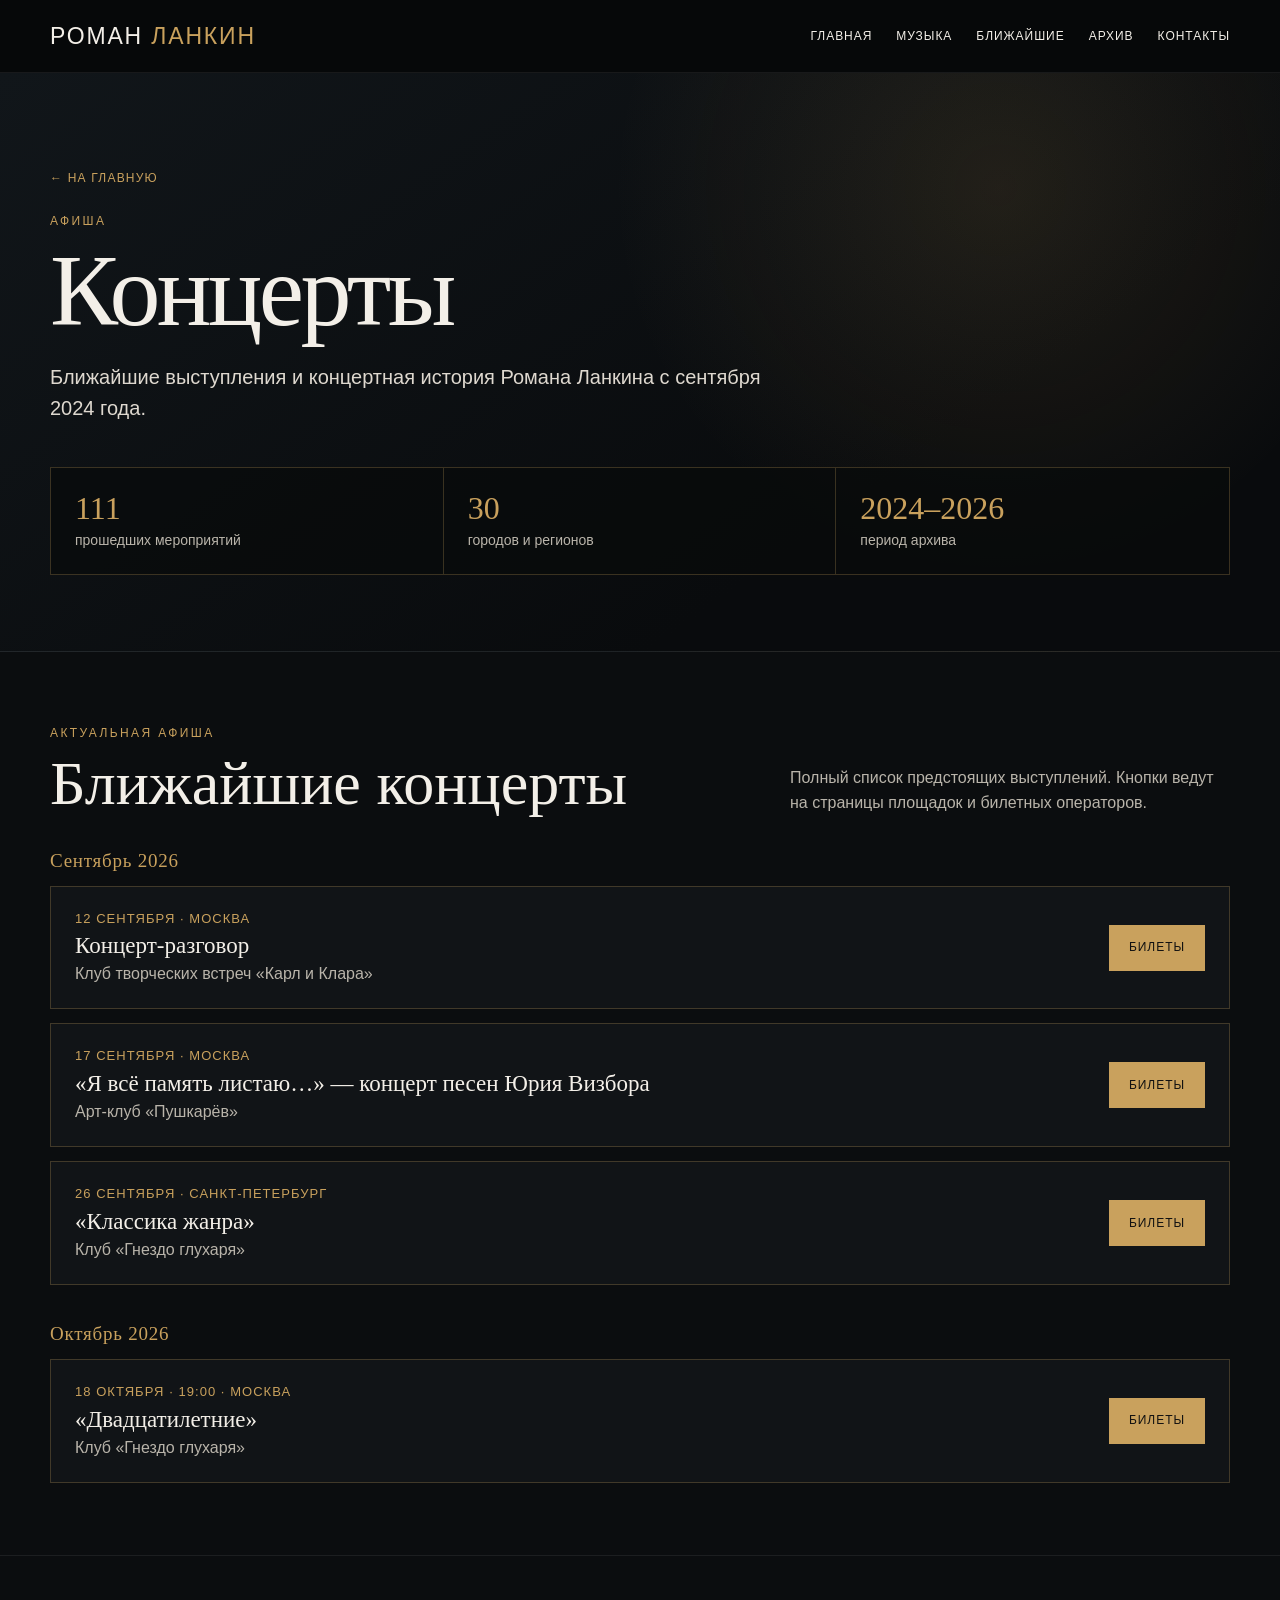
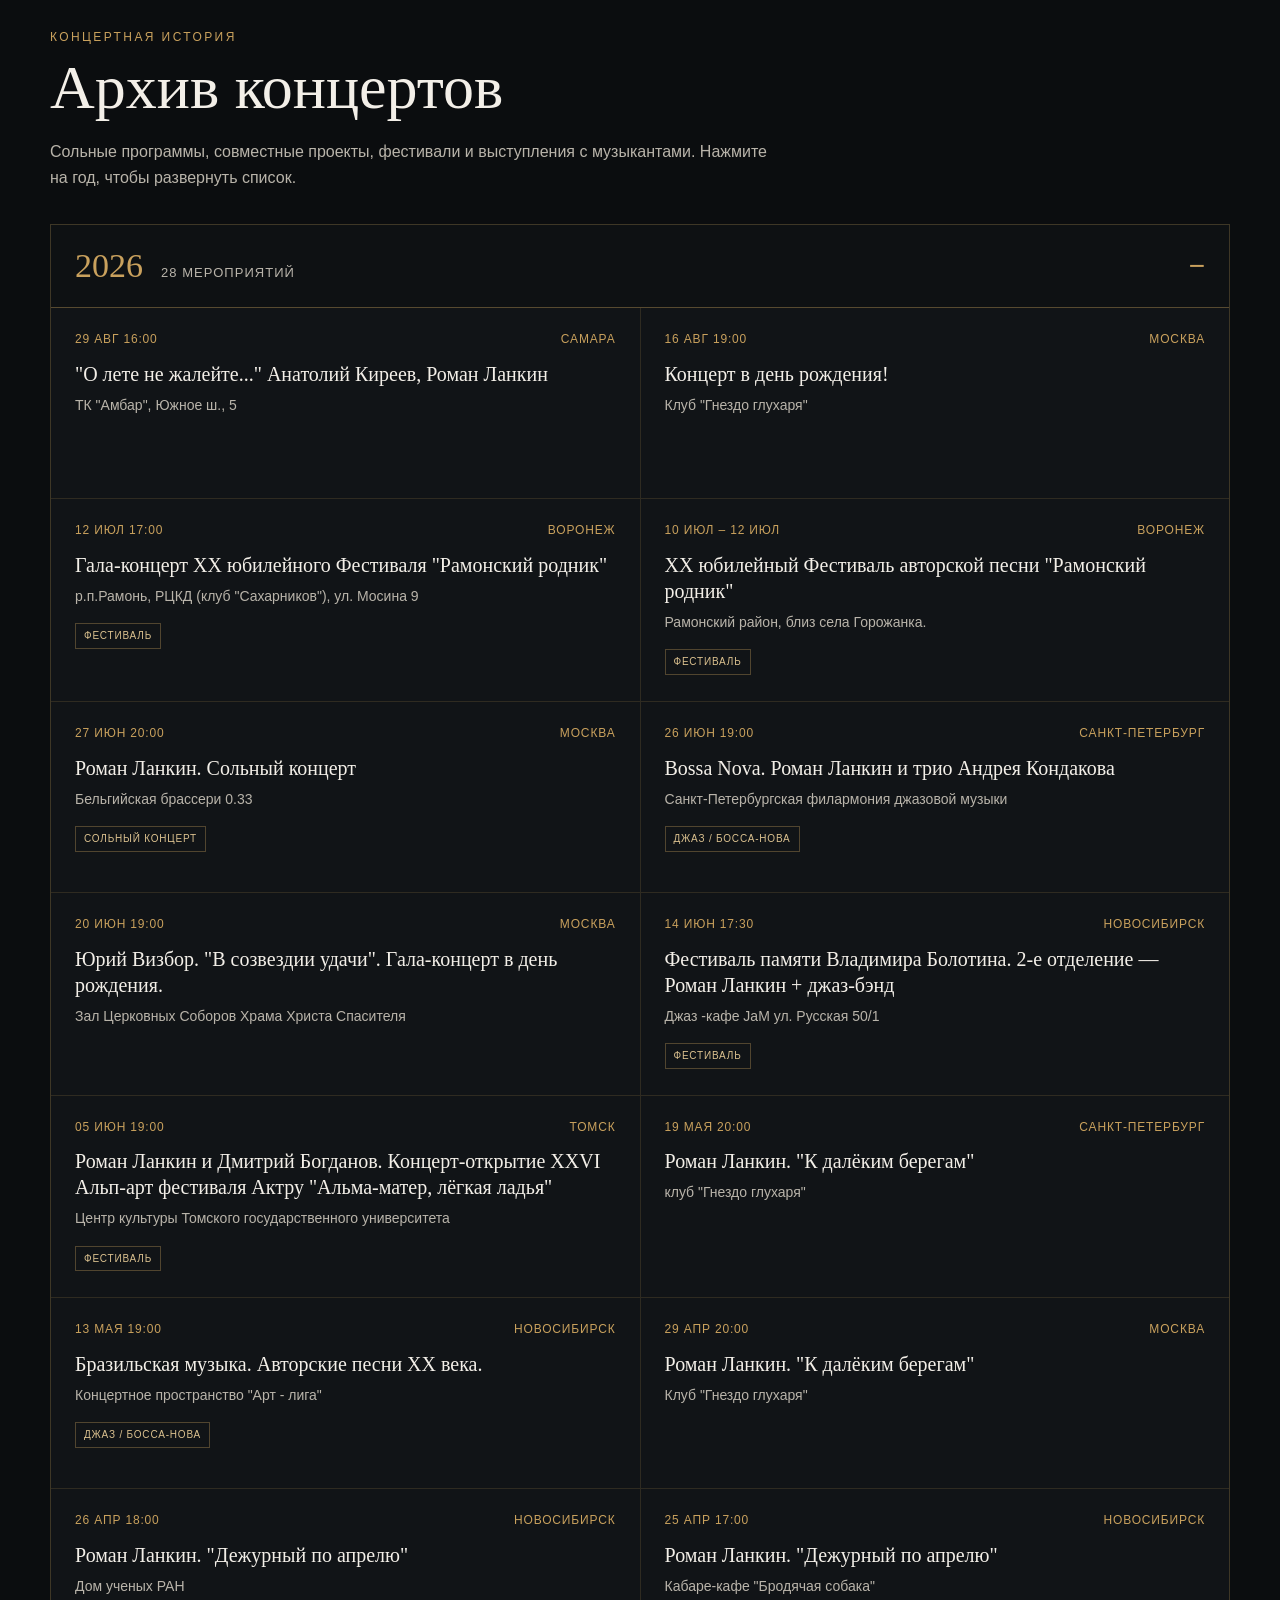
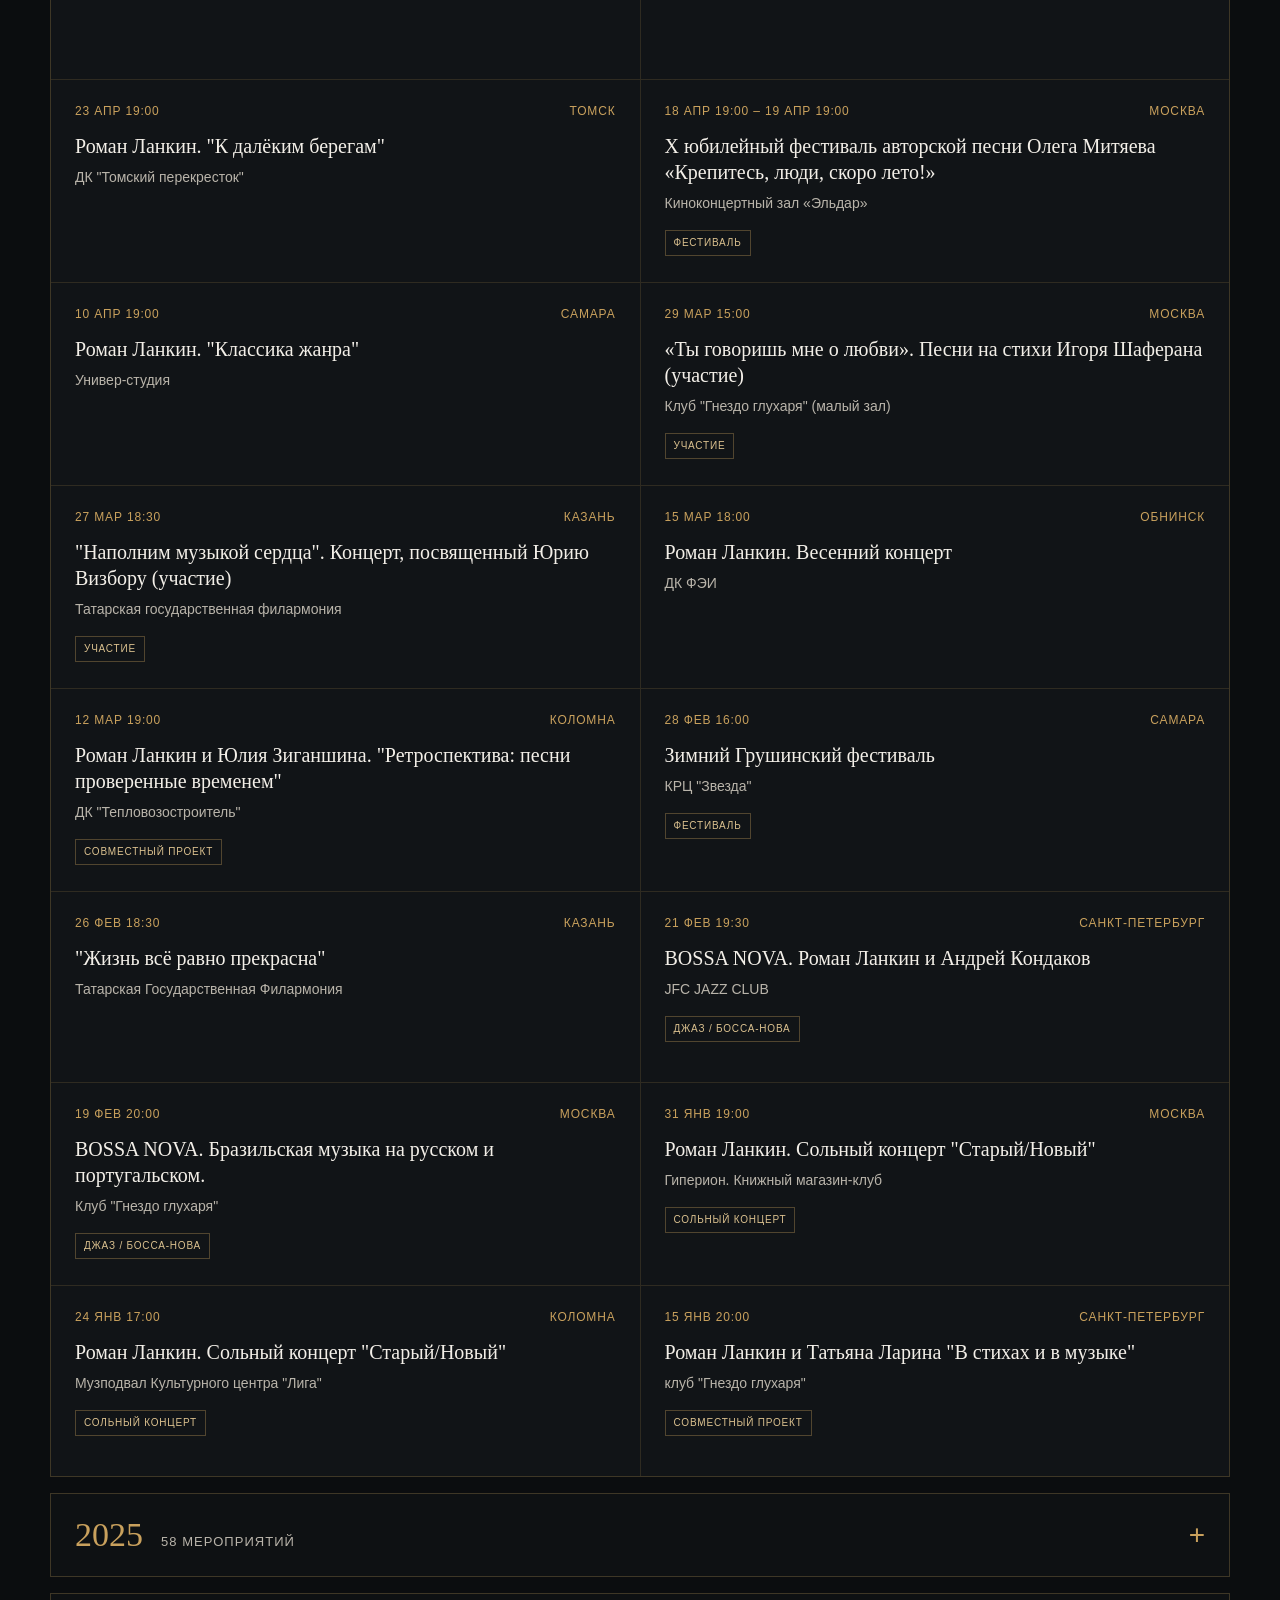
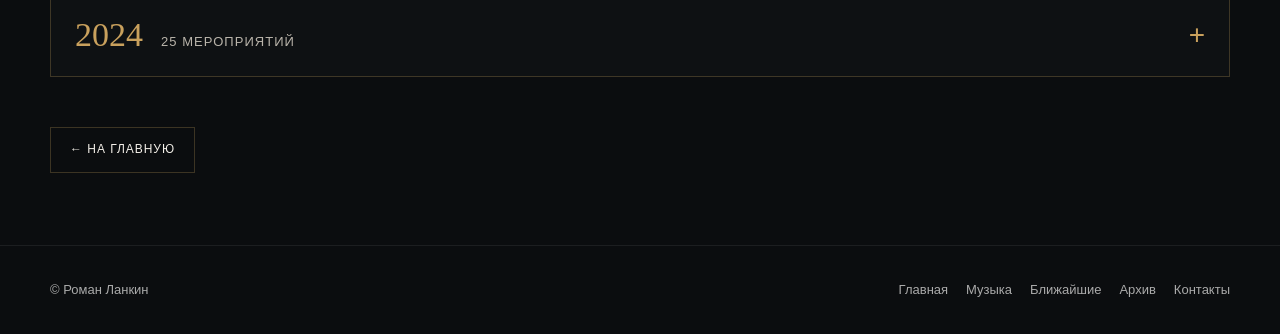
<file: concerts.html>
<!doctype html>
<html lang="ru">
<head>
<meta charset="utf-8">
<meta name="viewport" content="width=device-width, initial-scale=1">
<title>Концерты Романа Ланкина</title>
<meta name="description" content="Ближайшие концерты и архив выступлений Романа Ланкина с сентября 2024 года.">
<style>
:root{--bg:#0b0d0f;--bg2:#121619;--panel:#111417;--text:#f3efe8;--muted:#b9b4aa;--gold:#c9a15d;--line:rgba(201,161,93,.26);--max:1180px}
*{box-sizing:border-box}
html{scroll-behavior:smooth}
html{scroll-padding-top:84px}
body{margin:0;padding-top:72px;background:var(--bg);color:var(--text);font-family:Inter,Arial,sans-serif;line-height:1.58}
a{color:inherit;text-decoration:none}
.wrap{width:min(var(--max),calc(100% - 48px));margin:auto}
header{position:fixed;top:0;left:0;right:0;z-index:1000;background:rgba(7,9,10,.95);backdrop-filter:blur(10px);border-bottom:1px solid rgba(255,255,255,.07)}
.nav{height:72px;display:flex;align-items:center;gap:30px}
.brand{font-size:23px;letter-spacing:.08em;white-space:nowrap}.brand b{color:var(--gold);font-weight:500}
nav{display:flex;gap:24px;margin-left:auto;align-items:center;font-size:12px;text-transform:uppercase;letter-spacing:.08em}
nav a:hover,nav a:focus-visible{color:var(--gold)}
.menu{display:none;margin-left:auto;background:none;border:1px solid var(--line);color:#fff;padding:8px 10px;font-size:18px}
.page-hero{padding:92px 0 76px;background:radial-gradient(circle at 78% 20%,rgba(201,161,93,.12),transparent 35%),linear-gradient(145deg,#11161a 0%,#090b0d 70%);border-bottom:1px solid rgba(255,255,255,.07)}
.back-link{display:inline-block;color:var(--gold);font-size:12px;text-transform:uppercase;letter-spacing:.1em;margin-bottom:24px}
.eyebrow{text-transform:uppercase;letter-spacing:.2em;color:var(--gold);font-size:12px}
h1{font:300 clamp(54px,8vw,102px)/.95 Georgia,serif;margin:12px 0 22px;letter-spacing:-.035em}
.hero-lead{max-width:760px;margin:0;color:#ded8cf;font-size:20px}
.stats{display:grid;grid-template-columns:repeat(3,1fr);border:1px solid var(--line);margin-top:42px;background:rgba(8,10,11,.7)}
.stat{padding:22px 24px;border-right:1px solid var(--line)}.stat:last-child{border-right:0}
.stat strong{display:block;color:var(--gold);font:400 32px Georgia,serif}.stat span{color:var(--muted);font-size:14px}
main section.content-section{padding:72px 0;border-bottom:1px solid rgba(255,255,255,.07)}
.section-head{display:flex;align-items:end;justify-content:space-between;gap:24px;margin-bottom:34px}
.section-head h2{font:300 clamp(38px,5vw,62px)/1.04 Georgia,serif;margin:8px 0 0}
.section-head p{max-width:440px;margin:0;color:var(--muted)}
.month-group{padding:0 0 38px}.month-group:last-child{padding-bottom:0}
.month-group>h2{font:400 19px Georgia,serif;color:var(--gold);letter-spacing:.04em;margin:0 0 14px}
.upcoming-list{display:grid;gap:14px}
.upcoming-card{display:flex;justify-content:space-between;align-items:center;gap:24px;padding:22px 24px;background:var(--panel);border:1px solid var(--line)}
.event-date{color:var(--gold);font-size:13px;text-transform:uppercase;letter-spacing:.08em}
.upcoming-card h3{font:400 23px Georgia,serif;margin:4px 0 2px}.upcoming-card p{margin:0;color:var(--muted)}
.btn{display:inline-flex;align-items:center;justify-content:center;min-height:46px;padding:12px 19px;border:1px solid var(--line);text-transform:uppercase;font-size:12px;letter-spacing:.08em;white-space:nowrap}
.btn.primary{background:var(--gold);color:#111;border-color:var(--gold)}.btn:hover,.btn:focus-visible{filter:brightness(1.08)}
.archive-intro{color:var(--muted);max-width:720px;margin:-14px 0 34px}
.archive-year{margin:0 0 16px;border:1px solid var(--line);background:#0e1113}
.archive-year summary{position:relative;display:flex;align-items:baseline;gap:18px;padding:22px 62px 22px 24px;cursor:pointer;list-style:none}
.archive-year summary::-webkit-details-marker{display:none}
.archive-year summary:after{content:"+";position:absolute;right:24px;top:50%;transform:translateY(-50%);color:var(--gold);font-size:28px;font-weight:300}
.archive-year[open] summary:after{content:"−"}
.archive-year summary span{font:400 34px Georgia,serif;color:var(--gold)}.archive-year summary small{color:var(--muted);font-size:13px;text-transform:uppercase;letter-spacing:.08em}
.archive-grid{display:grid;grid-template-columns:repeat(2,minmax(0,1fr));gap:1px;background:rgba(201,161,93,.18);border-top:1px solid var(--line)}
.archive-event{position:relative;min-height:190px;padding:22px 24px 26px;background:var(--panel)}
.archive-meta{display:flex;justify-content:space-between;gap:16px;color:var(--gold);font-size:12px;text-transform:uppercase;letter-spacing:.07em}
.archive-meta span{text-align:right}.archive-event h3{font:400 20px/1.3 Georgia,serif;margin:12px 0 7px}.archive-event p{margin:0;color:var(--muted);font-size:14px}
.event-kind{display:inline-block;margin-top:16px;padding:4px 8px;border:1px solid rgba(201,161,93,.35);color:#dbc18f;font-size:10px;text-transform:uppercase;letter-spacing:.08em}
.bottom-back{margin-top:34px}
footer{padding:34px 0;color:#aaa;font-size:13px}.foot{display:flex;gap:24px;justify-content:space-between;align-items:center;flex-wrap:wrap}.footnav{display:flex;gap:18px;flex-wrap:wrap}
@media(max-width:900px){html{scroll-padding-top:76px}body{padding-top:64px}.nav{height:64px}nav{display:none;position:absolute;top:64px;left:0;right:0;background:#0b0d0f;padding:24px;flex-direction:column;align-items:flex-start}nav.open{display:flex}.menu{display:block}.archive-grid{grid-template-columns:1fr}.stats{grid-template-columns:1fr}.stat{border-right:0;border-bottom:1px solid var(--line)}.stat:last-child{border-bottom:0}}
@media(max-width:620px){.wrap{width:min(100% - 28px,var(--max))}.page-hero{padding:64px 0 52px}h1{font-size:52px}.hero-lead{font-size:17px}main section.content-section{padding:52px 0}.section-head{display:block}.section-head p{margin-top:14px}.upcoming-card{align-items:flex-start;flex-direction:column;padding:20px}.upcoming-card .btn{width:100%}.archive-year summary{padding:18px 52px 18px 18px}.archive-year summary span{font-size:30px}.archive-grid{display:block}.archive-event{min-height:0;border-top:1px solid rgba(201,161,93,.18);padding:20px 18px}.archive-meta{display:block}.archive-meta span{display:block;text-align:left;margin-top:4px}.foot{align-items:flex-start}.footnav{width:100%;display:grid;grid-template-columns:1fr 1fr;gap:10px 18px}}
</style>
</head>
<body>
<header><div class="wrap nav">
  <a class="brand" href="index.html">РОМАН <b>ЛАНКИН</b></a>
  <nav id="nav">
    <a href="index.html">Главная</a>
    <a href="music.html">Музыка</a>
    <a href="#upcoming">Ближайшие</a>
    <a href="#archive">Архив</a>
    <a href="index.html#booking">Контакты</a>
  </nav>
  <button class="menu" id="menuBtn" type="button" aria-label="Открыть меню" aria-controls="nav" aria-expanded="false">☰</button>
</div></header>
<main>
  <section class="page-hero">
    <div class="wrap">
      <a class="back-link" href="index.html">← На главную</a>
      <div class="eyebrow">Афиша</div>
      <h1>Концерты</h1>
      <p class="hero-lead">Ближайшие выступления и концертная история Романа Ланкина с сентября 2024 года.</p>
      <div class="stats" aria-label="Концертная статистика">
        <div class="stat"><strong>111</strong><span>прошедших мероприятий</span></div>
        <div class="stat"><strong>30</strong><span>городов и регионов</span></div>
        <div class="stat"><strong>2024–2026</strong><span>период архива</span></div>
      </div>
    </div>
  </section>
  <section class="content-section" id="upcoming">
    <div class="wrap">
      <div class="section-head"><div><div class="eyebrow">Актуальная афиша</div><h2>Ближайшие концерты</h2></div><p>Полный список предстоящих выступлений. Кнопки ведут на страницы площадок и билетных операторов.</p></div>
      <section class="month-group" aria-labelledby="month-1">
  <h2 id="month-1">Сентябрь 2026</h2>
  <div class="upcoming-list"><article class="upcoming-card">
  <div class="event-copy">
    <div class="event-date">12 сентября · Москва</div>
    <h3>Концерт-разговор</h3>
    <p>Клуб творческих встреч «Карл и Клара»</p>
  </div>
  <a class="btn primary" href="https://moscow.qtickets.events/252233-roman-lankin-kontsert-razgovor" target="_blank" rel="noopener">Билеты</a>
</article><article class="upcoming-card">
  <div class="event-copy">
    <div class="event-date">17 сентября · Москва</div>
    <h3>«Я всё память листаю…» — концерт песен Юрия Визбора</h3>
    <p>Арт-клуб «Пушкарёв»</p>
  </div>
  <a class="btn primary" href="https://moscow.qtickets.events/248295-ya-vse-pamyat-listayu-kontsert-pesen-yuriya-vizbora" target="_blank" rel="noopener">Билеты</a>
</article><article class="upcoming-card">
  <div class="event-copy">
    <div class="event-date">26 сентября · Санкт-Петербург</div>
    <h3>«Классика жанра»</h3>
    <p>Клуб «Гнездо глухаря»</p>
  </div>
  <a class="btn primary" href="https://gnezdo-spb.ru/concerts/roman-lankin-26-9-2026-741" target="_blank" rel="noopener">Билеты</a>
</article></div>
</section><section class="month-group" aria-labelledby="month-2">
  <h2 id="month-2">Октябрь 2026</h2>
  <div class="upcoming-list"><article class="upcoming-card">
  <div class="event-copy">
    <div class="event-date">18 октября · 19:00 · Москва</div>
    <h3>«Двадцатилетние»</h3>
    <p>Клуб «Гнездо глухаря»</p>
  </div>
  <a class="btn primary" href="https://gnezdogluharya.ru/concerts/roman-lankin--18-10-2026-7001" target="_blank" rel="noopener">Билеты</a>
</article></div>
</section>
    </div>
  </section>
  <section class="content-section" id="archive">
    <div class="wrap">
      <div class="section-head"><div><div class="eyebrow">Концертная история</div><h2>Архив концертов</h2></div></div>
      <p class="archive-intro">Сольные программы, совместные проекты, фестивали и выступления с музыкантами. Нажмите на год, чтобы развернуть список.</p>
      <details class="archive-year" open>
  <summary><span>2026</span><small>28 мероприятий</small></summary>
  <div class="archive-grid"><article class="archive-event">
  <div class="archive-meta"><time datetime="2026-08-29">29 авг 16:00</time><span>Самара</span></div>
  <h3>&quot;О лете не жалейте...&quot; Анатолий Киреев, Роман Ланкин</h3>
  <p>ТК &quot;Амбар&quot;, Южное ш., 5</p>
  
</article><article class="archive-event">
  <div class="archive-meta"><time datetime="2026-08-16">16 авг 19:00</time><span>Москва</span></div>
  <h3>Концерт в день рождения!</h3>
  <p>Клуб &quot;Гнездо глухаря&quot;</p>
  
</article><article class="archive-event">
  <div class="archive-meta"><time datetime="2026-07-12">12 июл 17:00</time><span>Воронеж</span></div>
  <h3>Гала-концерт ХХ юбилейного Фестиваля &quot;Рамонский родник&quot;</h3>
  <p>р.п.Рамонь, РЦКД (клуб &quot;Сахарников&quot;), ул. Мосина 9</p>
  <span class="event-kind">Фестиваль</span>
</article><article class="archive-event">
  <div class="archive-meta"><time datetime="2026-07-10">10 июл – 12 июл</time><span>Воронеж</span></div>
  <h3>ХХ юбилейный Фестиваль авторской песни &quot;Рамонский родник&quot;</h3>
  <p>Рамонский район, близ села Горожанка.</p>
  <span class="event-kind">Фестиваль</span>
</article><article class="archive-event">
  <div class="archive-meta"><time datetime="2026-06-27">27 июн 20:00</time><span>Москва</span></div>
  <h3>Роман Ланкин. Сольный концерт</h3>
  <p>Бельгийская брассери 0.33</p>
  <span class="event-kind">Сольный концерт</span>
</article><article class="archive-event">
  <div class="archive-meta"><time datetime="2026-06-26">26 июн 19:00</time><span>Санкт-Петербург</span></div>
  <h3>Bossa Nova. Роман Ланкин и трио Андрея Кондакова</h3>
  <p>Санкт-Петербургская филармония джазовой музыки</p>
  <span class="event-kind">Джаз / босса-нова</span>
</article><article class="archive-event">
  <div class="archive-meta"><time datetime="2026-06-20">20 июн 19:00</time><span>Москва</span></div>
  <h3>Юрий Визбор. &quot;В созвездии удачи&quot;. Гала-концерт в день рождения.</h3>
  <p>Зал Церковных Соборов Храма Христа Спасителя</p>
  
</article><article class="archive-event">
  <div class="archive-meta"><time datetime="2026-06-14">14 июн 17:30</time><span>Новосибирск</span></div>
  <h3>Фестиваль памяти Владимира Болотина. 2-е отделение — Роман Ланкин + джаз-бэнд</h3>
  <p>Джаз -кафе JaM ул. Русская 50/1</p>
  <span class="event-kind">Фестиваль</span>
</article><article class="archive-event">
  <div class="archive-meta"><time datetime="2026-06-05">05 июн 19:00</time><span>Томск</span></div>
  <h3>Роман Ланкин и Дмитрий Богданов. Концерт-открытие XXVI Альп-арт фестиваля Актру &quot;Альма-матер, лёгкая ладья&quot;</h3>
  <p>Центр культуры Томского государственного университета</p>
  <span class="event-kind">Фестиваль</span>
</article><article class="archive-event">
  <div class="archive-meta"><time datetime="2026-05-19">19 мая 20:00</time><span>Санкт-Петербург</span></div>
  <h3>Роман Ланкин. &quot;К далёким берегам&quot;</h3>
  <p>клуб &quot;Гнездо глухаря&quot;</p>
  
</article><article class="archive-event">
  <div class="archive-meta"><time datetime="2026-05-13">13 мая 19:00</time><span>Новосибирск</span></div>
  <h3>Бразильская музыка. Авторские песни ХХ века.</h3>
  <p>Концертное пространство &quot;Арт - лига&quot;</p>
  <span class="event-kind">Джаз / босса-нова</span>
</article><article class="archive-event">
  <div class="archive-meta"><time datetime="2026-04-29">29 апр 20:00</time><span>Москва</span></div>
  <h3>Роман Ланкин. &quot;К далёким берегам&quot;</h3>
  <p>Клуб &quot;Гнездо глухаря&quot;</p>
  
</article><article class="archive-event">
  <div class="archive-meta"><time datetime="2026-04-26">26 апр 18:00</time><span>Новосибирск</span></div>
  <h3>Роман Ланкин. &quot;Дежурный по апрелю&quot;</h3>
  <p>Дом ученых РАН</p>
  
</article><article class="archive-event">
  <div class="archive-meta"><time datetime="2026-04-25">25 апр 17:00</time><span>Новосибирск</span></div>
  <h3>Роман Ланкин. &quot;Дежурный по апрелю&quot;</h3>
  <p>Кабаре-кафе &quot;Бродячая собака&quot;</p>
  
</article><article class="archive-event">
  <div class="archive-meta"><time datetime="2026-04-23">23 апр 19:00</time><span>Томск</span></div>
  <h3>Роман Ланкин. &quot;К далёким берегам&quot;</h3>
  <p>ДК &quot;Томский перекресток&quot;</p>
  
</article><article class="archive-event">
  <div class="archive-meta"><time datetime="2026-04-18">18 апр 19:00 – 19 апр 19:00</time><span>Москва</span></div>
  <h3>X юбилейный фестиваль авторской песни Олега Митяева «Крепитесь, люди, скоро лето!»</h3>
  <p>Киноконцертный зал «Эльдар»</p>
  <span class="event-kind">Фестиваль</span>
</article><article class="archive-event">
  <div class="archive-meta"><time datetime="2026-04-10">10 апр 19:00</time><span>Самара</span></div>
  <h3>Роман Ланкин. &quot;Классика жанра&quot;</h3>
  <p>Универ-студия</p>
  
</article><article class="archive-event">
  <div class="archive-meta"><time datetime="2026-03-29">29 мар 15:00</time><span>Москва</span></div>
  <h3>«Ты говоришь мне о любви». Песни на стихи Игоря Шаферана (участие)</h3>
  <p>Клуб &quot;Гнездо глухаря&quot; (малый зал)</p>
  <span class="event-kind">Участие</span>
</article><article class="archive-event">
  <div class="archive-meta"><time datetime="2026-03-27">27 мар 18:30</time><span>Казань</span></div>
  <h3>&quot;Наполним музыкой сердца&quot;. Концерт, посвященный Юрию Визбору (участие)</h3>
  <p>Татарская государственная филармония</p>
  <span class="event-kind">Участие</span>
</article><article class="archive-event">
  <div class="archive-meta"><time datetime="2026-03-15">15 мар 18:00</time><span>Обнинск</span></div>
  <h3>Роман Ланкин. Весенний концерт</h3>
  <p>ДК ФЭИ</p>
  
</article><article class="archive-event">
  <div class="archive-meta"><time datetime="2026-03-12">12 мар 19:00</time><span>Коломна</span></div>
  <h3>Роман Ланкин и Юлия Зиганшина. &quot;Ретроспектива: песни проверенные временем&quot;</h3>
  <p>ДК &quot;Тепловозостроитель&quot;</p>
  <span class="event-kind">Совместный проект</span>
</article><article class="archive-event">
  <div class="archive-meta"><time datetime="2026-02-28">28 фев 16:00</time><span>Самара</span></div>
  <h3>Зимний Грушинский фестиваль</h3>
  <p>КРЦ &quot;Звезда&quot;</p>
  <span class="event-kind">Фестиваль</span>
</article><article class="archive-event">
  <div class="archive-meta"><time datetime="2026-02-26">26 фев 18:30</time><span>Казань</span></div>
  <h3>&quot;Жизнь всё равно прекрасна&quot;</h3>
  <p>Татарская Государственная Филармония</p>
  
</article><article class="archive-event">
  <div class="archive-meta"><time datetime="2026-02-21">21 фев 19:30</time><span>Санкт-Петербург</span></div>
  <h3>BOSSA NOVA. Роман Ланкин и Андрей Кондаков</h3>
  <p>JFC JAZZ CLUB</p>
  <span class="event-kind">Джаз / босса-нова</span>
</article><article class="archive-event">
  <div class="archive-meta"><time datetime="2026-02-19">19 фев 20:00</time><span>Москва</span></div>
  <h3>BOSSA NOVA. Бразильская музыка на русском и португальском.</h3>
  <p>Клуб &quot;Гнездо глухаря&quot;</p>
  <span class="event-kind">Джаз / босса-нова</span>
</article><article class="archive-event">
  <div class="archive-meta"><time datetime="2026-01-31">31 янв 19:00</time><span>Москва</span></div>
  <h3>Роман Ланкин. Сольный концерт &quot;Старый/Новый&quot;</h3>
  <p>Гиперион. Книжный магазин-клуб</p>
  <span class="event-kind">Сольный концерт</span>
</article><article class="archive-event">
  <div class="archive-meta"><time datetime="2026-01-24">24 янв 17:00</time><span>Коломна</span></div>
  <h3>Роман Ланкин. Сольный концерт &quot;Старый/Новый&quot;</h3>
  <p>Музподвал Культурного центра &quot;Лига&quot;</p>
  <span class="event-kind">Сольный концерт</span>
</article><article class="archive-event">
  <div class="archive-meta"><time datetime="2026-01-15">15 янв 20:00</time><span>Санкт-Петербург</span></div>
  <h3>Роман Ланкин и Татьяна Ларина &quot;В стихах и в музыке&quot;</h3>
  <p>клуб &quot;Гнездо глухаря&quot;</p>
  <span class="event-kind">Совместный проект</span>
</article></div>
</details><details class="archive-year">
  <summary><span>2025</span><small>58 мероприятий</small></summary>
  <div class="archive-grid"><article class="archive-event">
  <div class="archive-meta"><time datetime="2025-12-20">20 дек &#x27;25 16:00</time><span>Пенза</span></div>
  <h3>&quot;Жизнь всё равно прекрасна!&quot;. Сольный концерт</h3>
  <p>Центр хореографического искусства</p>
  <span class="event-kind">Сольный концерт</span>
</article><article class="archive-event">
  <div class="archive-meta"><time datetime="2025-12-17">17 дек &#x27;25 20:00</time><span>Москва</span></div>
  <h3>Роман Ланкин. &quot;Cтарый/Новый&quot;. Новогодний концерт</h3>
  <p>Арт-кафе &quot;Пушкарёв&quot;</p>
  
</article><article class="archive-event">
  <div class="archive-meta"><time datetime="2025-12-14">14 дек &#x27;25 19:00</time><span>Томск</span></div>
  <h3>Роман Ланкин. &quot;Старый/Новый&quot;</h3>
  <p>Джаз-кафе &quot;Underground&quot;</p>
  
</article><article class="archive-event">
  <div class="archive-meta"><time datetime="2025-12-12">12 дек &#x27;25 19:00</time><span>Красноярск</span></div>
  <h3>Русская и бразильская авторская песня</h3>
  <p>МТЦБ &quot;Пилот&quot;, ул. Аэровокзальная, 10</p>
  <span class="event-kind">Джаз / босса-нова</span>
</article><article class="archive-event">
  <div class="archive-meta"><time datetime="2025-12-10">10 дек &#x27;25 19:00</time><span>Барнаул</span></div>
  <h3>Концерт в Барнауле</h3>
  <p>КАУ «Дом народов Алтайского края», ул. Гоголя, 44</p>
  
</article><article class="archive-event">
  <div class="archive-meta"><time datetime="2025-12-09">09 дек &#x27;25 19:00</time><span>Бийск</span></div>
  <h3>Роман Ланкин в Бийске. Сольный концерт</h3>
  <p>Бийский городской дворец культуры</p>
  <span class="event-kind">Сольный концерт</span>
</article><article class="archive-event">
  <div class="archive-meta"><time datetime="2025-12-07">07 дек &#x27;25 19:00</time><span>Новосибирск</span></div>
  <h3>&quot;Пока уходят облака&quot;. Песни Юрия Визбора</h3>
  <p>Кабаре-клуб &quot;Бродячая собака&quot;</p>
  
</article><article class="archive-event">
  <div class="archive-meta"><time datetime="2025-12-06">06 дек &#x27;25 19:00</time><span>Новосибирск</span></div>
  <h3>BOSSA_NOVA. Бразильская музыка на русском и португальском</h3>
  <p>Дом Ученых СОРАН</p>
  <span class="event-kind">Джаз / босса-нова</span>
</article><article class="archive-event">
  <div class="archive-meta"><time datetime="2025-11-25">25 ноя &#x27;25 19:00</time><span>Ярославль</span></div>
  <h3>Роман Ланкин. Сольный концерт</h3>
  <p>Дом Актера им. Сергея Пускепалиса</p>
  <span class="event-kind">Сольный концерт</span>
</article><article class="archive-event">
  <div class="archive-meta"><time datetime="2025-11-23">23 ноя &#x27;25 19:00</time><span>Санкт-Петербург</span></div>
  <h3>Юлия Зиганшина и Роман Ланкин. &quot;Ретроспектива: шестидесятые&quot;</h3>
  <p>клуб &quot;Гнездо глухаря&quot;</p>
  <span class="event-kind">Совместный проект</span>
</article><article class="archive-event">
  <div class="archive-meta"><time datetime="2025-11-20">20 ноя &#x27;25 20:00</time><span>Москва</span></div>
  <h3>Юлия Зиганшина и Роман Ланкин. &quot;Ретроспектива: шестидесятые&quot;</h3>
  <p>Клуб &quot;Гнездо глухаря&quot;</p>
  <span class="event-kind">Совместный проект</span>
</article><article class="archive-event">
  <div class="archive-meta"><time datetime="2025-11-13">13 ноя &#x27;25 19:00</time><span>Москва</span></div>
  <h3>&quot;В стихах и в музыке&quot;. Роман Ланкин и Татьяна Ларина</h3>
  <p>Музыкальный салон арки Парка им. Горького</p>
  <span class="event-kind">Совместный проект</span>
</article><article class="archive-event">
  <div class="archive-meta"><time datetime="2025-11-11">11 ноя &#x27;25 19:00</time><span>Москва</span></div>
  <h3>Дмитрий Сухарев. &quot;Я никуда не опоздал...&quot; Музыкально-поэтический вечер памяти к 95-ти летию поэта</h3>
  <p>МДСТ (КЦ ДОМ)</p>
  
</article><article class="archive-event">
  <div class="archive-meta"><time datetime="2025-11-02">02 ноя &#x27;25 18:00</time><span>Миасс</span></div>
  <h3>Роман Ланкин. Сольный концерт</h3>
  <p>Клуб-кафе &quot;Семь вечеров&quot;</p>
  <span class="event-kind">Сольный концерт</span>
</article><article class="archive-event">
  <div class="archive-meta"><time datetime="2025-11-01">01 ноя &#x27;25 19:00</time><span>Челябинск</span></div>
  <h3>Роман Ланкин. Сольный концерт</h3>
  <p>Дом Архитектора</p>
  <span class="event-kind">Сольный концерт</span>
</article><article class="archive-event">
  <div class="archive-meta"><time datetime="2025-10-31">31 окт &#x27;25 19:00</time><span>Екатеринбург</span></div>
  <h3>Сольный концерт</h3>
  <p>МАУК &quot;Культурный центр &quot;Урал&quot;</p>
  <span class="event-kind">Сольный концерт</span>
</article><article class="archive-event">
  <div class="archive-meta"><time datetime="2025-10-25">25 окт &#x27;25 18:00</time><span>Москва</span></div>
  <h3>Юбилейный концерт Юлии Зиганшиной &quot;Герои моего романса&quot; (участие)</h3>
  <p>Дом русского зарубежья им. А. Солженицына</p>
  <span class="event-kind">Участие</span>
</article><article class="archive-event">
  <div class="archive-meta"><time datetime="2025-10-17">17 окт &#x27;25 19:00</time><span>Санкт-Петербург</span></div>
  <h3>Концерт Олег Митяева «Да здравствует разум!» ( участие)</h3>
  <p>МТС Live Холл</p>
  <span class="event-kind">Участие</span>
</article><article class="archive-event">
  <div class="archive-meta"><time datetime="2025-10-16">16 окт &#x27;25 19:00</time><span>Москва</span></div>
  <h3>Роман Ланкин. Сольный концерт</h3>
  <p>Центр авторской песни</p>
  <span class="event-kind">Сольный концерт</span>
</article><article class="archive-event">
  <div class="archive-meta"><time datetime="2025-10-10">10 окт &#x27;25 19:00</time><span>Москва</span></div>
  <h3>Роман Ланкин при участии Андрея Турыгина (саксофон). &quot;Не гляди назад&quot; - авторская песня в джазовых тонах.</h3>
  <p>Клуб &quot;Гнездо глухаря&quot; (малый зал)</p>
  
</article><article class="archive-event">
  <div class="archive-meta"><time datetime="2025-10-04">04 окт &#x27;25 – 05 окт &#x27;25</time><span>Новосибирск</span></div>
  <h3>Фестиваль туристской песни &quot;За туманом&quot;</h3>
  <p>Площадка не указана</p>
  <span class="event-kind">Фестиваль</span>
</article><article class="archive-event">
  <div class="archive-meta"><time datetime="2025-09-26">26 сен &#x27;25 20:00</time><span>Москва</span></div>
  <h3>Классика жанра. Сольный концерт</h3>
  <p>Клуб &quot;Гнездо глухаря&quot;</p>
  <span class="event-kind">Сольный концерт</span>
</article><article class="archive-event">
  <div class="archive-meta"><time datetime="2025-09-21">21 сен &#x27;25 17:00</time><span>Переделкино</span></div>
  <h3>II Фестиваль в честь открытия астероида &quot;Окуджава&quot; (участие)</h3>
  <p>Государственный мемориальный музей Б.Ш. Окуджавы</p>
  <span class="event-kind">Фестиваль</span>
</article><article class="archive-event">
  <div class="archive-meta"><time datetime="2025-09-17">17 сен &#x27;25 19:00</time><span>Санкт-Петербург</span></div>
  <h3>&quot;Я всё память листаю...&quot; Концерт песен Юрия Визбора</h3>
  <p>клуб &quot;Гнездо глухаря&quot;</p>
  
</article><article class="archive-event">
  <div class="archive-meta"><time datetime="2025-09-15">15 сен &#x27;25 19:30</time><span>Москва</span></div>
  <h3>Вечер в поддержку Александра Костромина</h3>
  <p>Гиперион. Книжный магазин-клуб</p>
  
</article><article class="archive-event">
  <div class="archive-meta"><time datetime="2025-08-28">28 авг &#x27;25</time><span>Ярославль</span></div>
  <h3>Фестиваль &quot;Музыка уходящего лета&quot;</h3>
  <p>Вознесенские казармы</p>
  <span class="event-kind">Фестиваль</span>
</article><article class="archive-event">
  <div class="archive-meta"><time datetime="2025-08-16">16 авг &#x27;25 19:00</time><span>Москва</span></div>
  <h3>Концерт в день рождения</h3>
  <p>Клуб &quot;Гнездо глухаря&quot;</p>
  
</article><article class="archive-event">
  <div class="archive-meta"><time datetime="2025-08-08">08 авг &#x27;25 – 09 авг &#x27;25</time><span>Людиново</span></div>
  <h3>Фестиваль костровой песни &quot;Поющие зелёные горы&quot; им. Петра Борзова, с Юлией Зиганшиной</h3>
  <p>Площадка не указана</p>
  <span class="event-kind">Фестиваль</span>
</article><article class="archive-event">
  <div class="archive-meta"><time datetime="2025-08-01">01 авг &#x27;25 – 03 авг &#x27;25</time><span>Южно-Сахалинск</span></div>
  <h3>Х фестиваль авторской песни &quot;АПОстров&quot;</h3>
  <p>с. Старорусское</p>
  <span class="event-kind">Фестиваль</span>
</article><article class="archive-event">
  <div class="archive-meta"><time datetime="2025-07-16">16 июл &#x27;25 18:00</time><span>Липецк</span></div>
  <h3>Фестиваль авторской песни</h3>
  <p>Зеленый остров</p>
  <span class="event-kind">Фестиваль</span>
</article><article class="archive-event">
  <div class="archive-meta"><time datetime="2025-06-20">20 июн &#x27;25 19:00</time><span>Москва</span></div>
  <h3>&quot;Якоря не бросать!&quot; Юрий Визбор. Концерт-посвящение в день рождения (участие)</h3>
  <p>Зал церковных соборов</p>
  <span class="event-kind">Участие</span>
</article><article class="archive-event">
  <div class="archive-meta"><time datetime="2025-06-15">15 июн &#x27;25 18:00</time><span>Новосибирск</span></div>
  <h3>Сольное отделение на фестивале памяти Владимира Болотина</h3>
  <p>JAM-кафе</p>
  <span class="event-kind">Фестиваль</span>
</article><article class="archive-event">
  <div class="archive-meta"><time datetime="2025-05-21">21 мая &#x27;25 19:00</time><span>Москва</span></div>
  <h3>Роман Ланкин приглашает друзей: праздничный весенний концерт звёзд авторской песни.</h3>
  <p>Дом винтажной музыки</p>
  
</article><article class="archive-event">
  <div class="archive-meta"><time datetime="2025-05-18">18 мая &#x27;25 18:00</time><span>Москва</span></div>
  <h3>&quot;О жизнь, о нескончаемая нить...&quot; Вечер песен к 80-ти летию Виктора Луферова ( участие)</h3>
  <p>Гиперион. Книжный магазин-клуб</p>
  <span class="event-kind">Участие</span>
</article><article class="archive-event">
  <div class="archive-meta"><time datetime="2025-05-15">15 мая &#x27;25 19:00</time><span>Троицк</span></div>
  <h3>Роман Ланкин. &quot;Жизнь всё равно прекрасна...&quot; Сольный концерт</h3>
  <p>Центр &quot;МоСТ&quot;</p>
  <span class="event-kind">Сольный концерт</span>
</article><article class="archive-event">
  <div class="archive-meta"><time datetime="2025-05-09">09 мая &#x27;25 19:00</time><span>Москва</span></div>
  <h3>&quot;Надежды маленький оркестрик&quot;. Окуджава в кино ( участие)</h3>
  <p>Центральный дом литераторов</p>
  <span class="event-kind">Участие</span>
</article><article class="archive-event">
  <div class="archive-meta"><time datetime="2025-04-25">25 апр &#x27;25 – 27 апр &#x27;25</time><span>Обнинск</span></div>
  <h3>Фестиваль авторской песни &quot;Обнинская нота&quot;</h3>
  <p>ДК ФЭИ</p>
  <span class="event-kind">Фестиваль</span>
</article><article class="archive-event">
  <div class="archive-meta"><time datetime="2025-04-19">19 апр &#x27;25 19:00 – 20 апр &#x27;25 19:00</time><span>Москва</span></div>
  <h3>Гала-концерт. IX фестиваль Олега Митяева &quot;Крепитесь люди, скоро лето!&quot;</h3>
  <p>Кино-клуб &quot;Эльдар&quot;</p>
  <span class="event-kind">Фестиваль</span>
</article><article class="archive-event">
  <div class="archive-meta"><time datetime="2025-04-13">13 апр &#x27;25 18:00</time><span>Томск</span></div>
  <h3>Юбилейный концерт Игоря Иванова (участие)</h3>
  <p>ДК &quot;Томский перекресток&quot;</p>
  <span class="event-kind">Участие</span>
</article><article class="archive-event">
  <div class="archive-meta"><time datetime="2025-04-12">12 апр &#x27;25 18:00</time><span>Новосибирск</span></div>
  <h3>Роман Ланкин, Павел Писанко (тромбон) . Новая программа &quot;Не гляди назад...&quot;, авторская песня в джазовых тонах</h3>
  <p>Кабаре-кафе &quot;Бродячая собака&quot;</p>
  
</article><article class="archive-event">
  <div class="archive-meta"><time datetime="2025-04-11">11 апр &#x27;25 19:00</time><span>Новосибирск</span></div>
  <h3>Роман Ланкин, Андрей Турыгин (саксофон). Новая программа &quot;Не гляди назад...&quot;, авторская песня в джазовых тонах</h3>
  <p>Дом ученых</p>
  
</article><article class="archive-event">
  <div class="archive-meta"><time datetime="2025-04-10">10 апр &#x27;25 19:00</time><span>Томск</span></div>
  <h3>Роман Ланкин при участии Павла Писанко (тромбон) &quot;Не гляди назад&quot;,авторская песня в джазовых тонах</h3>
  <p>МАУ ДК &quot;Томский перекресток&quot;</p>
  
</article><article class="archive-event">
  <div class="archive-meta"><time datetime="2025-04-06">06 апр &#x27;25 20:00</time><span>Москва</span></div>
  <h3>Роман Ланкин. Сольный концерт</h3>
  <p>клуб &quot;Гнездо глухаря&quot;</p>
  <span class="event-kind">Сольный концерт</span>
</article><article class="archive-event">
  <div class="archive-meta"><time datetime="2025-04-03">03 апр &#x27;25 – 05 апр &#x27;25</time><span>Ульяновск</span></div>
  <h3>XVIII Межрегиональный фестиваль детско-юношеских клубов АП «Сверим наши песни»</h3>
  <p>Площадка не указана</p>
  <span class="event-kind">Фестиваль</span>
</article><article class="archive-event">
  <div class="archive-meta"><time datetime="2025-03-29">29 мар &#x27;25 18:00</time><span>Москва</span></div>
  <h3>Роман Ланкин и Татьяна Ларина &quot;В стихах и в музыке&quot;</h3>
  <p>Дом русского зарубежья им. А. Солженицына</p>
  <span class="event-kind">Совместный проект</span>
</article><article class="archive-event">
  <div class="archive-meta"><time datetime="2025-03-22">22 мар &#x27;25 18:00</time><span>Омск</span></div>
  <h3>Концерт &quot;Бардовские песни о главном&quot;, сольное отделение</h3>
  <p>ОЦК &quot;Сибиряк&quot;</p>
  <span class="event-kind">Сольный концерт</span>
</article><article class="archive-event">
  <div class="archive-meta"><time datetime="2025-03-21">21 мар &#x27;25 – 23 мар &#x27;25</time><span>Омск</span></div>
  <h3>XII Всероссийский фестиваль авторской песни и поэзии «Камертон»</h3>
  <p>Площадка не указана</p>
  <span class="event-kind">Фестиваль</span>
</article><article class="archive-event">
  <div class="archive-meta"><time datetime="2025-03-20">20 мар &#x27;25 20:00</time><span>Тюмень</span></div>
  <h3>Роман Ланкин. Сольный концерт</h3>
  <p>Центр творчества &quot;Максимум&quot;</p>
  <span class="event-kind">Сольный концерт</span>
</article><article class="archive-event">
  <div class="archive-meta"><time datetime="2025-03-02">02 мар &#x27;25 19:00</time><span>Москва</span></div>
  <h3>Премьера программы &quot;Ромео и Джульетта&quot; Юлии Зиганшиной и Романа Ланкина</h3>
  <p>клуб &quot;Гнездо глухаря&quot;</p>
  
</article><article class="archive-event">
  <div class="archive-meta"><time datetime="2025-03-01">01 мар &#x27;25 19:00</time><span>Санкт-Петербург</span></div>
  <h3>Премьера программы &quot;Ромео и Джульетта&quot; Юлии Зиганшиной и Романа Ланкина</h3>
  <p>клуб &quot;Гнездо глухаря&quot;</p>
  
</article><article class="archive-event">
  <div class="archive-meta"><time datetime="2025-02-23">23 фев &#x27;25 16:00</time><span>Казань</span></div>
  <h3>Роман Ланкин. Сольный концерт</h3>
  <p>Дом-музей Василия Аксенова</p>
  <span class="event-kind">Сольный концерт</span>
</article><article class="archive-event">
  <div class="archive-meta"><time datetime="2025-02-22">22 фев &#x27;25 18:00</time><span>Казань</span></div>
  <h3>Юлия Зиганшина и Роман Ланкин. Песни, проверенные временем</h3>
  <p>Татарская Государственная Филармония</p>
  <span class="event-kind">Совместный проект</span>
</article><article class="archive-event">
  <div class="archive-meta"><time datetime="2025-02-16">16 фев &#x27;25 18:00</time><span>Воронеж</span></div>
  <h3>Фестиваль авторской песни &quot;Рамонский родник&quot;</h3>
  <p>Дом актёра</p>
  <span class="event-kind">Фестиваль</span>
</article><article class="archive-event">
  <div class="archive-meta"><time datetime="2025-02-13">13 фев &#x27;25 19:00</time><span>Обнинск</span></div>
  <h3>Юбилейный концерт проекта &quot;Ретроспектива&quot; с Юлией Зиганшиной</h3>
  <p>ДК ФЭИ</p>
  <span class="event-kind">Совместный проект</span>
</article><article class="archive-event">
  <div class="archive-meta"><time datetime="2025-02-12">12 фев &#x27;25 19:00</time><span>Калуга</span></div>
  <h3>Юбилейный концерт проекта &quot;Ретроспектива&quot; Юлии Зиганшиной и Романа Ланкина</h3>
  <p>Калужский дом музыки</p>
  <span class="event-kind">Совместный проект</span>
</article><article class="archive-event">
  <div class="archive-meta"><time datetime="2025-02-10">10 фев &#x27;25</time><span>Санкт-Петербург</span></div>
  <h3>Питер поёт песни Валерия и Вадима Мищуков</h3>
  <p>клуб &quot;Гнездо глухаря&quot;</p>
  
</article><article class="archive-event">
  <div class="archive-meta"><time datetime="2025-02-09">09 фев &#x27;25 19:00</time><span>Санкт-Петербург</span></div>
  <h3>Роман Ланкин &quot;Век Окуджавы&quot;</h3>
  <p>клуб &quot;Гнездо глухаря&quot;</p>
  
</article><article class="archive-event">
  <div class="archive-meta"><time datetime="2025-01-30">30 янв &#x27;25 20:00</time><span>Москва</span></div>
  <h3>Лекция о бразильской музыке с иллюстрациями</h3>
  <p>Студия исполнительского мастерства &quot;Межгород&quot;</p>
  <span class="event-kind">Джаз / босса-нова</span>
</article></div>
</details><details class="archive-year">
  <summary><span>2024</span><small>25 мероприятий</small></summary>
  <div class="archive-grid"><article class="archive-event">
  <div class="archive-meta"><time datetime="2024-12-28">28 дек &#x27;24 19:00</time><span>Томск</span></div>
  <h3>&quot;Старый новый год&quot;, сольный концерт</h3>
  <p>Джаз-кафе &quot;Underground&quot;</p>
  <span class="event-kind">Сольный концерт</span>
</article><article class="archive-event">
  <div class="archive-meta"><time datetime="2024-12-26">26 дек &#x27;24 19:30</time><span>Новосибирск</span></div>
  <h3>Бразильская босса-нова</h3>
  <p>JAM - кафе</p>
  <span class="event-kind">Джаз / босса-нова</span>
</article><article class="archive-event">
  <div class="archive-meta"><time datetime="2024-12-21">21 дек &#x27;24 17:00</time><span>Новосибирск</span></div>
  <h3>&quot;На ясный огонь моя радость, на ясный огонь...&quot; Вечер песен Булата Окуджавы</h3>
  <p>Арт-кафе &quot;Бродячая собака&quot;</p>
  
</article><article class="archive-event">
  <div class="archive-meta"><time datetime="2024-12-20">20 дек &#x27;24 18:00</time><span>Новосибирск</span></div>
  <h3>&quot;На ясный огонь, моя радость, на ясный огонь...&quot; Вечер песен Булата Окуджавы</h3>
  <p>Дом ученых</p>
  
</article><article class="archive-event">
  <div class="archive-meta"><time datetime="2024-12-19">19 дек &#x27;24 19:00</time><span>Бийск</span></div>
  <h3>Бийск. Сольный концерт</h3>
  <p>Городской дворец Культуры</p>
  <span class="event-kind">Сольный концерт</span>
</article><article class="archive-event">
  <div class="archive-meta"><time datetime="2024-12-15">15 дек &#x27;24 16:00</time><span>Москва</span></div>
  <h3>&quot;Мое кино&quot; с Романом Ланкиным</h3>
  <p>Клуб &quot;Карл и Клара&quot;</p>
  
</article><article class="archive-event">
  <div class="archive-meta"><time datetime="2024-12-08">08 дек &#x27;24 18:00</time><span>Ижевск</span></div>
  <h3>Ижевск. Сольный концерт</h3>
  <p>Медиацентр Эктоника</p>
  <span class="event-kind">Сольный концерт</span>
</article><article class="archive-event">
  <div class="archive-meta"><time datetime="2024-12-07">07 дек &#x27;24 19:00</time><span>Набережные Челны</span></div>
  <h3>Набережные Челны. Сольный концерт</h3>
  <p>Новый драматический театр Либерта</p>
  <span class="event-kind">Сольный концерт</span>
</article><article class="archive-event">
  <div class="archive-meta"><time datetime="2024-12-06">06 дек &#x27;24 18:30</time><span>Казань</span></div>
  <h3>&quot;Надежды маленький оркестрик...&quot; К 100-летию Булата Окуджавы</h3>
  <p>Татарская Государственная Филармония</p>
  
</article><article class="archive-event">
  <div class="archive-meta"><time datetime="2024-11-18">18 ноя &#x27;24 19:00</time><span>Москва</span></div>
  <h3>«С Днём рождения, Эльдар Александрович!» (участие и ведение концерта)</h3>
  <p>Кино - клуб &quot;Эльдар&quot;</p>
  <span class="event-kind">Участие</span>
</article><article class="archive-event">
  <div class="archive-meta"><time datetime="2024-11-06">06 ноя &#x27;24 20:00</time><span>Москва</span></div>
  <h3>Вечер песен Булата Окуджавы. Григорий Данской и Роман Ланкин</h3>
  <p>Гиперион. Книжный магазин-клуб</p>
  <span class="event-kind">Совместный проект</span>
</article><article class="archive-event">
  <div class="archive-meta"><time datetime="2024-11-02">02 ноя &#x27;24 14:00</time><span>Москва</span></div>
  <h3>Юбилейный вечер ВИКТОРА ФРИДМАНА &quot;Россыпь памятных дат&quot; (участие)</h3>
  <p>Клуб &quot;Гнездо глухаря&quot;</p>
  <span class="event-kind">Участие</span>
</article><article class="archive-event">
  <div class="archive-meta"><time datetime="2024-10-27">27 окт &#x27;24</time><span>Миасс</span></div>
  <h3>Миасс, сольный концерт</h3>
  <p>Клуб-кафе &quot;Семь вечеров&quot;</p>
  <span class="event-kind">Сольный концерт</span>
</article><article class="archive-event">
  <div class="archive-meta"><time datetime="2024-10-26">26 окт &#x27;24</time><span>Челябинск</span></div>
  <h3>Челябинск, сольный концерт</h3>
  <p>Концертный зал Федерации профсоюзов</p>
  <span class="event-kind">Сольный концерт</span>
</article><article class="archive-event">
  <div class="archive-meta"><time datetime="2024-10-25">25 окт &#x27;24 19:00</time><span>Екатеринбург</span></div>
  <h3>Екатеринбург, сольный концерт</h3>
  <p>Центр культуры «Урал»</p>
  <span class="event-kind">Сольный концерт</span>
</article><article class="archive-event">
  <div class="archive-meta"><time datetime="2024-10-24">24 окт &#x27;24</time><span>Пермь</span></div>
  <h3>Пермь, сольный концерт</h3>
  <p>Филармония &quot;Триумф&quot;,</p>
  <span class="event-kind">Сольный концерт</span>
</article><article class="archive-event">
  <div class="archive-meta"><time datetime="2024-10-23">23 окт &#x27;24 18:00</time><span>Самара</span></div>
  <h3>Вечер памяти Валерия Грушина</h3>
  <p>Самарский университет</p>
  
</article><article class="archive-event">
  <div class="archive-meta"><time datetime="2024-10-19">19 окт &#x27;24</time><span>Москва</span></div>
  <h3>Москва, юбилейный концерт &quot;Ретроспектива- 10 лет!&quot; с Юлией Зиганшиной</h3>
  <p>Дом русского зарубежья</p>
  <span class="event-kind">Совместный проект</span>
</article><article class="archive-event">
  <div class="archive-meta"><time datetime="2024-10-18">18 окт &#x27;24 19:00</time><span>Санкт-Петербург</span></div>
  <h3>Санкт-Петербург, сольный концерт</h3>
  <p>Клуб &quot;Восток&quot;</p>
  <span class="event-kind">Сольный концерт</span>
</article><article class="archive-event">
  <div class="archive-meta"><time datetime="2024-10-17">17 окт &#x27;24</time><span>Санкт-Петербург</span></div>
  <h3>Санкт-Петербург, юбилейный концерт &quot;Ретроспектива - 10 лет!&quot; с Юлией Зиганшиной</h3>
  <p>клуб &quot;Гнездо глухаря&quot;</p>
  <span class="event-kind">Совместный проект</span>
</article><article class="archive-event">
  <div class="archive-meta"><time datetime="2024-10-10">10 окт &#x27;24</time><span>Москва</span></div>
  <h3>Москва, ЦАП, сольный концерт</h3>
  <p>ЦАП</p>
  <span class="event-kind">Сольный концерт</span>
</article><article class="archive-event">
  <div class="archive-meta"><time datetime="2024-09-29">29 сен &#x27;24</time><span>Москва</span></div>
  <h3>Москва, концерт &quot;Век Окуджавы&quot;</h3>
  <p>клуб &quot;Карл и Клара&quot;</p>
  
</article><article class="archive-event">
  <div class="archive-meta"><time datetime="2024-09-18">18 сен &#x27;24</time><span>Санкт-Петербург</span></div>
  <h3>Санкт-Петербург, сольный концерт</h3>
  <p>клуб &quot;Гнездо глухаря&quot;</p>
  <span class="event-kind">Сольный концерт</span>
</article><article class="archive-event">
  <div class="archive-meta"><time datetime="2024-09-17">17 сен &#x27;24</time><span>Москва</span></div>
  <h3>Москва, концерт песен Юрия Визбора &quot;Я всё память листаю…&quot;</h3>
  <p>клуб Гнездо глухаря,</p>
  
</article><article class="archive-event">
  <div class="archive-meta"><time datetime="2024-09-13">13 сен &#x27;24 – 15 сен &#x27;24</time><span>Башкортостан, Караидельский район</span></div>
  <h3>фестиваль &quot;Звездное небо&quot;, выступление с Сергеем Шитовым</h3>
  <p>Республика Башкортостан, Караидельский район, клуб активного отдыха &quot;Звёздный&quot;</p>
  <span class="event-kind">Фестиваль</span>
</article></div>
</details>
      <a class="btn bottom-back" href="index.html">← На главную</a>
    </div>
  </section>
</main>
<footer><div class="wrap foot"><div>© Роман Ланкин</div><div class="footnav"><a href="index.html">Главная</a><a href="music.html">Музыка</a><a href="#upcoming">Ближайшие</a><a href="#archive">Архив</a><a href="index.html#booking">Контакты</a></div></div></footer>
<script>
const menuBtn=document.getElementById('menuBtn');
const nav=document.getElementById('nav');
function closeMenu(){nav.classList.remove('open');menuBtn.setAttribute('aria-expanded','false');menuBtn.setAttribute('aria-label','Открыть меню')}
menuBtn.addEventListener('click',()=>{const opened=nav.classList.toggle('open');menuBtn.setAttribute('aria-expanded',String(opened));menuBtn.setAttribute('aria-label',opened?'Закрыть меню':'Открыть меню')});
nav.querySelectorAll('a').forEach(link=>link.addEventListener('click',closeMenu));
document.addEventListener('keydown',event=>{if(event.key==='Escape'&&nav.classList.contains('open')){closeMenu();menuBtn.focus()}});
</script>
</body>
</html>
</file>
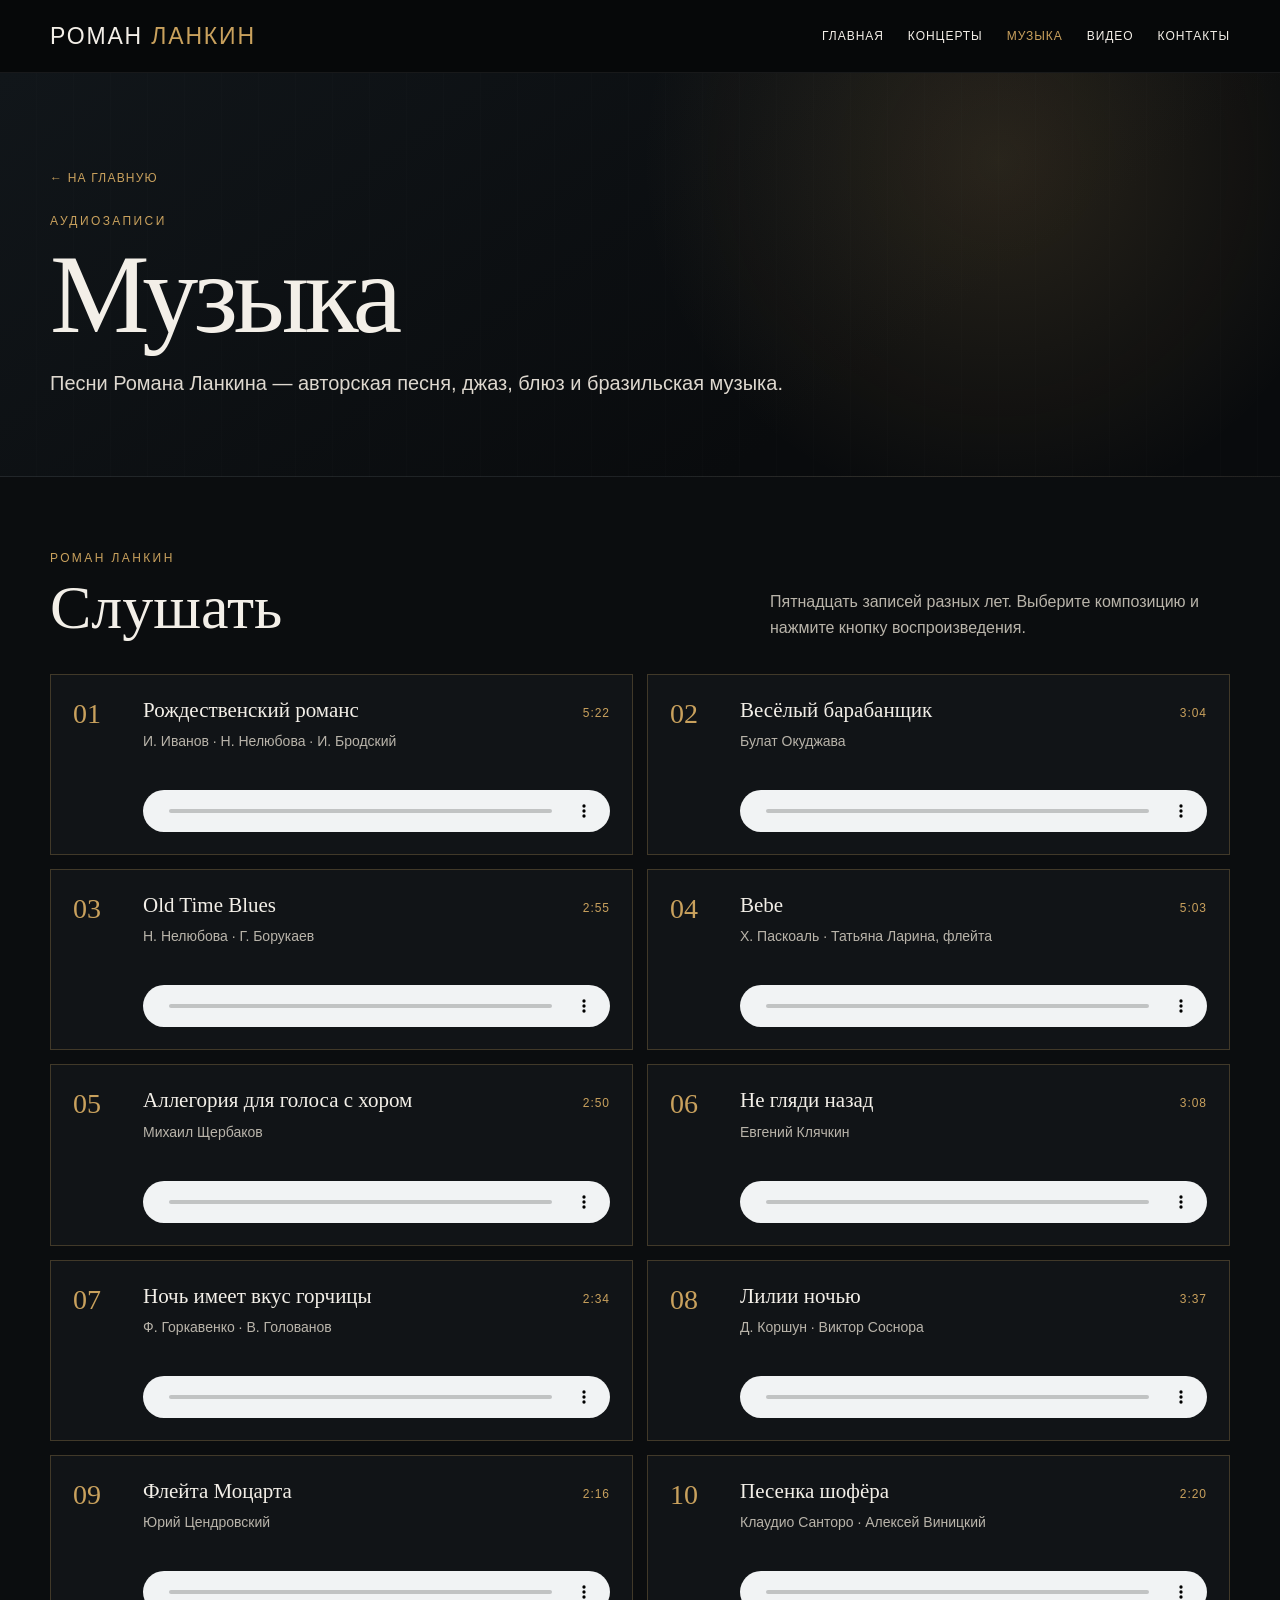
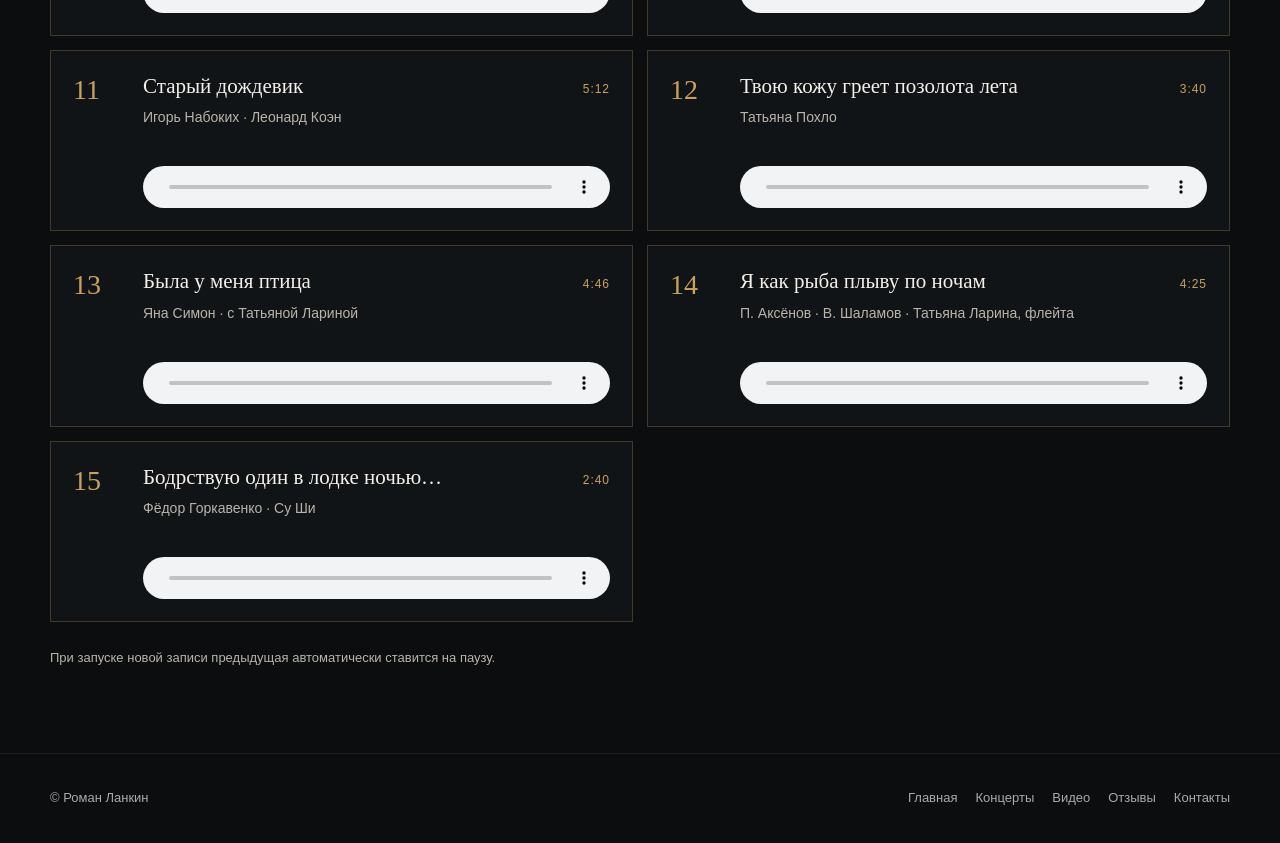
<file: music.html>
<!doctype html>
<html lang="ru">
<head>
<meta charset="utf-8">
<meta name="viewport" content="width=device-width, initial-scale=1">
<title>Музыка Романа Ланкина</title>
<meta name="description" content="Аудиозаписи Романа Ланкина: авторская песня, джаз, блюз и бразильская музыка.">
<style>
:root{--bg:#0b0d0f;--bg2:#121619;--panel:#111417;--text:#f3efe8;--muted:#b9b4aa;--gold:#c9a15d;--line:rgba(201,161,93,.26);--max:1180px}
*{box-sizing:border-box}
html{scroll-behavior:smooth;scroll-padding-top:84px}
body{margin:0;padding-top:72px;background:var(--bg);color:var(--text);font-family:Inter,Arial,sans-serif;line-height:1.58}
a{color:inherit;text-decoration:none}
.wrap{width:min(var(--max),calc(100% - 48px));margin:auto}
header{position:fixed;top:0;left:0;right:0;z-index:1000;background:rgba(7,9,10,.95);backdrop-filter:blur(10px);border-bottom:1px solid rgba(255,255,255,.07)}
.nav{height:72px;display:flex;align-items:center;gap:30px}
.brand{font-size:23px;letter-spacing:.08em;white-space:nowrap}.brand b{color:var(--gold);font-weight:500}
nav{display:flex;gap:24px;margin-left:auto;align-items:center;font-size:12px;text-transform:uppercase;letter-spacing:.08em}
nav a:hover,nav a:focus-visible,nav a[aria-current="page"]{color:var(--gold)}
.menu{display:none;margin-left:auto;background:none;border:1px solid var(--line);color:#fff;padding:8px 10px;font-size:18px;cursor:pointer}
.page-hero{padding:92px 0 76px;background:radial-gradient(circle at 78% 22%,rgba(201,161,93,.16),transparent 34%),repeating-linear-gradient(90deg,transparent 0,transparent 36px,rgba(255,255,255,.015) 37px),linear-gradient(145deg,#11161a 0%,#090b0d 70%);border-bottom:1px solid rgba(255,255,255,.07)}
.back-link{display:inline-block;color:var(--gold);font-size:12px;text-transform:uppercase;letter-spacing:.1em;margin-bottom:24px}
.eyebrow{text-transform:uppercase;letter-spacing:.2em;color:var(--gold);font-size:12px}
h1{font:300 clamp(58px,9vw,112px)/.92 Georgia,serif;margin:12px 0 22px;letter-spacing:-.04em}
.hero-lead{max-width:760px;margin:0;color:#ded8cf;font-size:20px}
.music-section{padding:72px 0;border-bottom:1px solid rgba(255,255,255,.07)}
.section-head{display:flex;align-items:end;justify-content:space-between;gap:24px;margin-bottom:34px}
.section-head h2{font:300 clamp(38px,5vw,62px)/1.04 Georgia,serif;margin:8px 0 0}
.section-head p{max-width:460px;margin:0;color:var(--muted)}
.track-list{display:grid;grid-template-columns:repeat(2,minmax(0,1fr));gap:14px}
.track{display:grid;grid-template-columns:52px minmax(0,1fr);gap:18px;padding:22px;background:var(--panel);border:1px solid var(--line)}
.track-number{color:var(--gold);font:400 28px/1 Georgia,serif;padding-top:3px}
.track-head{display:flex;justify-content:space-between;gap:16px;align-items:baseline}
.track h3{font:400 21px/1.25 Georgia,serif;margin:0 0 7px}
.duration{color:var(--gold);font-size:12px;letter-spacing:.08em;white-space:nowrap}
.track p{margin:0 0 16px;color:var(--muted);font-size:14px;min-height:44px}
audio{display:block;width:100%;height:42px;accent-color:var(--gold)}
.note{margin-top:26px;color:var(--muted);font-size:13px}
footer{padding:34px 0;color:#aaa;font-size:13px}.foot{display:flex;gap:24px;justify-content:space-between;align-items:center;flex-wrap:wrap}.footnav{display:flex;gap:18px;flex-wrap:wrap}
@media(max-width:900px){html{scroll-padding-top:76px}body{padding-top:64px}.nav{height:64px}nav{display:none;position:absolute;top:64px;left:0;right:0;background:#0b0d0f;padding:24px;flex-direction:column;align-items:flex-start}nav.open{display:flex}.menu{display:block}.track-list{grid-template-columns:1fr}}
@media(max-width:620px){.wrap{width:min(100% - 28px,var(--max))}.page-hero{padding:64px 0 52px}h1{font-size:56px}.hero-lead{font-size:17px}.music-section{padding:52px 0}.section-head{display:block}.section-head p{margin-top:14px}.track{grid-template-columns:38px minmax(0,1fr);gap:12px;padding:18px 14px}.track-number{font-size:23px}.track h3{font-size:19px}.track p{min-height:0}.foot{align-items:flex-start}.footnav{width:100%;display:grid;grid-template-columns:1fr 1fr;gap:10px 18px}}
</style>
</head>
<body>
<header><div class="wrap nav">
  <a class="brand" href="index.html">РОМАН <b>ЛАНКИН</b></a>
  <nav id="nav">
    <a href="index.html">Главная</a>
    <a href="concerts.html">Концерты</a>
    <a href="music.html" aria-current="page">Музыка</a>
    <a href="index.html#video">Видео</a>
    <a href="index.html#booking">Контакты</a>
  </nav>
  <button class="menu" id="menuBtn" type="button" aria-label="Открыть меню" aria-controls="nav" aria-expanded="false">☰</button>
</div></header>

<main>
  <section class="page-hero">
    <div class="wrap">
      <a class="back-link" href="index.html">← На главную</a>
      <div class="eyebrow">Аудиозаписи</div>
      <h1>Музыка</h1>
      <p class="hero-lead">Песни Романа Ланкина — авторская песня, джаз, блюз и бразильская музыка.</p>
    </div>
  </section>

  <section class="music-section" aria-labelledby="listen-heading">
    <div class="wrap">
      <div class="section-head"><div><div class="eyebrow">Роман Ланкин</div><h2 id="listen-heading">Слушать</h2></div><p>Пятнадцать записей разных лет. Выберите композицию и нажмите кнопку воспроизведения.</p></div>
      <div class="track-list">
        <article class="track"><div class="track-number">01</div><div><div class="track-head"><h3>Рождественский романс</h3><span class="duration">5:22</span></div><p>И. Иванов · Н. Нелюбова · И. Бродский</p><audio controls preload="none" aria-label="Рождественский романс"><source src="assets/music/01-rozhdestvenskiy-romans.mp3" type="audio/mpeg"></audio></div></article>
        <article class="track"><div class="track-number">02</div><div><div class="track-head"><h3>Весёлый барабанщик</h3><span class="duration">3:04</span></div><p>Булат Окуджава</p><audio controls preload="none" aria-label="Весёлый барабанщик"><source src="assets/music/02-veselyy-barabanshchik.mp3" type="audio/mpeg"></audio></div></article>
        <article class="track"><div class="track-number">03</div><div><div class="track-head"><h3>Old Time Blues</h3><span class="duration">2:55</span></div><p>Н. Нелюбова · Г. Борукаев</p><audio controls preload="none" aria-label="Old Time Blues"><source src="assets/music/03-old-time-blues.mp3" type="audio/mpeg"></audio></div></article>
        <article class="track"><div class="track-number">04</div><div><div class="track-head"><h3>Bebe</h3><span class="duration">5:03</span></div><p>Х. Паскоаль · Татьяна Ларина, флейта</p><audio controls preload="none" aria-label="Bebe"><source src="assets/music/04-bebe.mp3" type="audio/mpeg"></audio></div></article>
        <article class="track"><div class="track-number">05</div><div><div class="track-head"><h3>Аллегория для голоса с хором</h3><span class="duration">2:50</span></div><p>Михаил Щербаков</p><audio controls preload="none" aria-label="Аллегория для голоса с хором"><source src="assets/music/05-allegoriya.mp3" type="audio/mpeg"></audio></div></article>
        <article class="track"><div class="track-number">06</div><div><div class="track-head"><h3>Не гляди назад</h3><span class="duration">3:08</span></div><p>Евгений Клячкин</p><audio controls preload="none" aria-label="Не гляди назад"><source src="assets/music/06-ne-glyadi-nazad.mp3" type="audio/mpeg"></audio></div></article>
        <article class="track"><div class="track-number">07</div><div><div class="track-head"><h3>Ночь имеет вкус горчицы</h3><span class="duration">2:34</span></div><p>Ф. Горкавенко · В. Голованов</p><audio controls preload="none" aria-label="Ночь имеет вкус горчицы"><source src="assets/music/07-noch-gorchitsy.mp3" type="audio/mpeg"></audio></div></article>
        <article class="track"><div class="track-number">08</div><div><div class="track-head"><h3>Лилии ночью</h3><span class="duration">3:37</span></div><p>Д. Коршун · Виктор Соснора</p><audio controls preload="none" aria-label="Лилии ночью"><source src="assets/music/08-lilii-nochyu.mp3" type="audio/mpeg"></audio></div></article>
        <article class="track"><div class="track-number">09</div><div><div class="track-head"><h3>Флейта Моцарта</h3><span class="duration">2:16</span></div><p>Юрий Цендровский</p><audio controls preload="none" aria-label="Флейта Моцарта"><source src="assets/music/09-fleyta-motsarta.mp3" type="audio/mpeg"></audio></div></article>
        <article class="track"><div class="track-number">10</div><div><div class="track-head"><h3>Песенка шофёра</h3><span class="duration">2:20</span></div><p>Клаудио Санторо · Алексей Виницкий</p><audio controls preload="none" aria-label="Песенка шофёра"><source src="assets/music/10-pesenka-shofera.mp3" type="audio/mpeg"></audio></div></article>
        <article class="track"><div class="track-number">11</div><div><div class="track-head"><h3>Старый дождевик</h3><span class="duration">5:12</span></div><p>Игорь Набоких · Леонард Коэн</p><audio controls preload="none" aria-label="Старый дождевик"><source src="assets/music/11-staryy-dozhdevik.mp3" type="audio/mpeg"></audio></div></article>
        <article class="track"><div class="track-number">12</div><div><div class="track-head"><h3>Твою кожу греет позолота лета</h3><span class="duration">3:40</span></div><p>Татьяна Похло</p><audio controls preload="none" aria-label="Твою кожу греет позолота лета"><source src="assets/music/12-pozolota-leta.mp3" type="audio/mpeg"></audio></div></article>
        <article class="track"><div class="track-number">13</div><div><div class="track-head"><h3>Была у меня птица</h3><span class="duration">4:46</span></div><p>Яна Симон · с Татьяной Лариной</p><audio controls preload="none" aria-label="Была у меня птица"><source src="assets/music/13-byla-u-menya-ptitsa.mp3" type="audio/mpeg"></audio></div></article>
        <article class="track"><div class="track-number">14</div><div><div class="track-head"><h3>Я как рыба плыву по ночам</h3><span class="duration">4:25</span></div><p>П. Аксёнов · В. Шаламов · Татьяна Ларина, флейта</p><audio controls preload="none" aria-label="Я как рыба плыву по ночам"><source src="assets/music/14-ya-kak-ryba.mp3" type="audio/mpeg"></audio></div></article>
        <article class="track"><div class="track-number">15</div><div><div class="track-head"><h3>Бодрствую один в лодке ночью…</h3><span class="duration">2:40</span></div><p>Фёдор Горкавенко · Су Ши</p><audio controls preload="none" aria-label="Бодрствую один в лодке ночью"><source src="assets/music/15-bodrstvuyu-v-lodke.mp3" type="audio/mpeg"></audio></div></article>
      </div>
      <p class="note">При запуске новой записи предыдущая автоматически ставится на паузу.</p>
    </div>
  </section>
</main>

<footer><div class="wrap foot"><div>© Роман Ланкин</div><div class="footnav"><a href="index.html">Главная</a><a href="concerts.html">Концерты</a><a href="index.html#video">Видео</a><a href="index.html#reviews">Отзывы</a><a href="index.html#booking">Контакты</a></div></div></footer>
<script>
const b=document.getElementById('menuBtn'),n=document.getElementById('nav');
b.addEventListener('click',()=>{
  const open=n.classList.toggle('open');
  b.setAttribute('aria-expanded',String(open));
  b.setAttribute('aria-label',open?'Закрыть меню':'Открыть меню');
});
n.querySelectorAll('a').forEach(a=>a.addEventListener('click',()=>{
  n.classList.remove('open');
  b.setAttribute('aria-expanded','false');
  b.setAttribute('aria-label','Открыть меню');
}));
document.addEventListener('keydown',e=>{
  if(e.key==='Escape'&&n.classList.contains('open')){
    n.classList.remove('open');
    b.setAttribute('aria-expanded','false');
    b.setAttribute('aria-label','Открыть меню');
    b.focus();
  }
});
const players=[...document.querySelectorAll('audio')];
players.forEach(player=>player.addEventListener('play',()=>{
  players.forEach(other=>{if(other!==player)other.pause();});
}));
</script>
</body>
</html>
</file>
<file: assets/css/site.css>
:root{--bg:#0b0d0f;--bg2:#121619;--text:#f3efe8;--muted:#b9b4aa;--gold:#c9a15d;--line:rgba(201,161,93,.26);--max:1320px}
*{box-sizing:border-box} html{scroll-behavior:smooth} body{margin:0;background:var(--bg);color:var(--text);font-family:Inter,Arial,sans-serif;line-height:1.62}
a{color:inherit;text-decoration:none} .wrap{width:min(var(--max),calc(100% - 48px));margin:auto}
header{position:sticky;top:0;z-index:30;background:rgba(7,9,10,.94);backdrop-filter:blur(10px);border-bottom:1px solid rgba(255,255,255,.07)}
.nav{height:72px;display:flex;align-items:center;gap:30px} .brand{font-size:23px;letter-spacing:.08em;white-space:nowrap} .brand b{color:var(--gold);font-weight:500}
nav{display:flex;gap:24px;margin-left:auto;align-items:center;font-size:12px;text-transform:uppercase;letter-spacing:.08em} nav a:hover{color:var(--gold)} .vk{border:1px solid var(--line);padding:7px 10px;border-radius:50%}
.menu{display:none;margin-left:auto;background:none;border:1px solid var(--line);color:white;padding:8px 10px}
.hero{min-height:690px;position:relative;overflow:hidden;display:flex;align-items:center;background:#080a0b}.hero-slides{position:absolute;inset:0;z-index:0}.hero-slide{position:absolute;inset:0;background-size:cover;background-position:center 24%;background-repeat:no-repeat;opacity:0;transition:opacity 1.6s ease}.hero-slide.active{opacity:1}.hero:after{content:"";position:absolute;inset:0;z-index:1;background:linear-gradient(90deg,rgba(0,0,0,.82) 0%,rgba(0,0,0,.48) 34%,rgba(0,0,0,.04) 72%,rgba(0,0,0,.16) 100%);pointer-events:none}
.hero-inner{position:relative;z-index:2;padding:110px 0 70px;max-width:620px} .kicker,.eyebrow{text-transform:uppercase;letter-spacing:.2em;color:var(--gold);font-size:12px}
h1{font-size:clamp(60px,8vw,126px);line-height:.82;margin:18px 0 28px;font-weight:300;letter-spacing:-.04em} h1 span{display:block;color:var(--gold);font-weight:500}
.genres{font-size:19px;letter-spacing:.08em;text-transform:uppercase} .genres i{font-style:normal;color:var(--gold);margin:0 13px}
.actions{display:flex;gap:14px;margin-top:30px;flex-wrap:wrap} .btn{padding:14px 20px;border:1px solid var(--line);text-transform:uppercase;font-size:12px;letter-spacing:.08em} .btn.primary{background:var(--gold);color:#111;border-color:var(--gold)}
section{padding:82px 0;border-bottom:1px solid rgba(255,255,255,.07)} .section-title{font-size:clamp(38px,4vw,66px);line-height:1.04;font-weight:300;margin:10px 0 24px} .section-title b{color:var(--gold);font-weight:500}
.about-grid{display:grid;grid-template-columns:.9fr 1.1fr;gap:64px;align-items:start} .portrait img{width:100%;max-height:780px;object-fit:cover;object-position:center}
.lead{font-size:20px;color:#e6e0d6} .bigquote{font-family:Georgia,serif;font-size:34px;line-height:1.25;margin:30px 0;color:#fff;border-left:3px solid var(--gold);padding-left:20px}
.miniquotes{display:grid;grid-template-columns:1fr 1fr;gap:18px;color:var(--gold);font-family:Georgia,serif;font-size:18px}
.features{display:grid;grid-template-columns:repeat(4,1fr);gap:0;margin-top:46px;border:1px solid var(--line)} .feature{padding:24px;border-right:1px solid var(--line)} .feature:last-child{border:0} .feature strong{display:block;color:var(--gold);margin-bottom:8px}
.bio-awards{display:grid;grid-template-columns:1fr 1fr;gap:64px} .bio-awards h3,.media h2,.reviews h2{font-size:36px;font-weight:300;margin:0 0 24px} .award{display:grid;grid-template-columns:72px 1fr;gap:14px;margin:18px 0} .award b{font-size:22px;color:var(--gold)}
.media{background:#0e1113} .video-grid{display:grid;grid-template-columns:repeat(3,1fr);gap:20px} .video-card{background:#15191c;border:1px solid rgba(255,255,255,.08)} video{width:100%;aspect-ratio:16/9;background:#000;display:block} .video-meta{padding:16px} .video-meta strong{display:block;font-size:17px} .video-meta span{color:var(--muted);font-size:13px}
.gallery{display:grid;grid-template-columns:2fr 1fr 1fr;grid-auto-rows:300px;gap:12px} .gallery figure{margin:0;overflow:hidden;background:#111} .gallery figure:nth-child(1){grid-row:span 2} .gallery img{width:100%;height:100%;object-fit:cover;transition:.3s} .gallery img:hover{transform:scale(1.02)}
.review-card{max-width:1000px;margin:auto;background:#121619;border:1px solid var(--line);padding:42px} .review-card h3{font-family:Georgia,serif;font-size:36px;line-height:1.15;margin:8px 0 12px} .byline{color:var(--gold);margin-bottom:22px} .review-lead{font-family:Georgia,serif;font-size:22px;line-height:1.55;color:#eee}
details{margin-top:22px} summary{cursor:pointer;color:var(--gold);text-transform:uppercase;letter-spacing:.08em;font-size:12px} .article{margin-top:26px;color:#d7d2ca} .article p{margin:0 0 18px}
.source{display:inline-block;margin-top:24px;color:var(--gold);border-bottom:1px solid var(--gold)}
footer{padding:34px 0;color:#aaa;font-size:13px} .foot{display:flex;gap:24px;justify-content:space-between;align-items:center;flex-wrap:wrap} .footnav{display:flex;gap:18px;flex-wrap:wrap}
@media(max-width:900px){nav{display:none;position:absolute;top:72px;left:0;right:0;background:#0b0d0f;padding:24px;flex-direction:column;align-items:flex-start}nav.open{display:flex}.menu{display:block}.vk{display:none}.hero{min-height:610px;background-position:58% center}.about-grid,.bio-awards{grid-template-columns:1fr}.features{grid-template-columns:1fr 1fr}.feature{border-bottom:1px solid var(--line)}.video-grid{grid-template-columns:1fr}.gallery{grid-template-columns:1fr 1fr;grid-auto-rows:220px}.gallery figure:nth-child(1){grid-row:span 1;grid-column:span 2}}
@media(max-width:560px){.wrap{width:min(100% - 28px,var(--max))}.hero{min-height:580px}.hero-inner{padding-bottom:48px}h1{font-size:64px}.genres{font-size:14px}.about-grid{gap:32px}.features{grid-template-columns:1fr}.miniquotes{grid-template-columns:1fr}.review-card{padding:24px}.review-card h3{font-size:28px}.gallery{grid-template-columns:1fr;grid-auto-rows:260px}.gallery figure:nth-child(1){grid-column:auto}}

/* Added 2026-08-26: expanded collaborations and booking contacts */
.duo-section{margin-top:36px;padding-top:30px;border-top:1px solid var(--line)}
.duo-title{font-family:Georgia,serif;font-size:30px;margin:0 0 8px}.duo-lead{color:var(--muted);max-width:800px;margin:0 0 22px}
.duo-grid{display:grid;grid-template-columns:repeat(3,1fr);gap:18px}.duo-card{border:1px solid var(--line);background:#111417;overflow:hidden}.duo-card img{width:100%;aspect-ratio:4/3;object-fit:cover;display:block}.duo-card .duo-copy{padding:18px 20px 20px;background:#0d1012;border-top:1px solid var(--line);text-align:center}.duo-card h4{font:24px Georgia,serif;margin:0 0 5px;color:var(--gold);font-weight:400}.duo-card p{margin:0;color:#e7e1d8;font-size:15px}
.contact-band{border-top:1px solid var(--line);border-bottom:1px solid var(--line);background:#0f1214}.contact-grid{display:grid;grid-template-columns:.8fr 1.2fr;gap:50px;align-items:start}.contact-name{font:34px Georgia,serif;margin:4px 0 14px}.contact-list{font-size:18px}.contact-value{color:var(--gold);user-select:text}
@media(max-width:800px){.duo-grid,.contact-grid{grid-template-columns:1fr}}
@media(max-width:800px){.theatre-collab>div{grid-template-columns:1fr!important}}

/* Hero: keep face unobstructed */
.hero-content{left:50%;right:auto;top:auto;bottom:7%;transform:translateX(-50%);max-width:none;width:min(1180px,88vw);text-align:center;align-items:center}
.hero h1{font-size:clamp(44px,4.8vw,76px);line-height:1;white-space:nowrap;margin:0 0 16px}
.hero .sub{font-size:clamp(14px,1.25vw,20px);white-space:nowrap}
.hero .actions{justify-content:center}
.hero-slide:nth-child(1) img{object-position:center 43%}
.hero-slide:nth-child(2) img{object-position:center 42%}
.hero-slide:nth-child(3) img{object-position:center 38%}
.hero-slide:nth-child(4) img{object-position:center 38%}
.hero-slide:nth-child(5) img{object-position:center 39%}
.hero-slide:nth-child(6) img{object-position:center 40%}
@media(max-width:900px){.hero-content{bottom:6%;width:92vw}.hero h1{font-size:clamp(36px,9vw,58px);white-space:normal}.hero .sub{white-space:normal}.hero-slide img{object-position:center center!important}}

/* FINAL HERO FIX */
.hero-content{
  left:50% !important;
  right:auto !important;
  top:auto !important;
  bottom:4% !important;
  transform:translateX(-50%) !important;
  width:min(1250px,92vw) !important;
  max-width:none !important;
  text-align:center !important;
  align-items:center !important;
}
.hero-content h1{
  font-size:clamp(42px,4.2vw,68px) !important;
  line-height:1 !important;
  margin:0 0 14px !important;
  white-space:nowrap !important;
  letter-spacing:-.025em !important;
}
.hero-content h1 span{
  display:inline !important;
  margin-left:.16em !important;
}
.hero-content .sub{
  margin-top:0 !important;
  white-space:nowrap !important;
}
.hero-content .actions{
  justify-content:center !important;
  margin-top:18px !important;
}
@media(max-width:700px){
  .hero-content{bottom:3% !important;width:94vw !important}
  .hero-content h1{font-size:clamp(34px,9vw,50px) !important}
  .hero-content .sub{white-space:normal !important}
}


/* HERO LAYOUT — corrected against actual .hero-inner markup */
.hero{align-items:flex-end !important;}
.hero:after{background:linear-gradient(180deg,rgba(0,0,0,.06) 0%,rgba(0,0,0,.08) 48%,rgba(0,0,0,.72) 100%) !important;}
.hero-inner{
  position:relative !important;
  z-index:2 !important;
  max-width:none !important;
  width:100% !important;
  padding:0 0 28px !important;
  margin:0 auto !important;
  text-align:center !important;
}
.hero-inner h1{
  font-size:clamp(44px,3.9vw,64px) !important;
  line-height:1 !important;
  margin:0 0 10px !important;
  font-weight:300 !important;
  letter-spacing:-.025em !important;
  white-space:nowrap !important;
}
.hero-inner h1 span{
  display:inline !important;
  color:var(--gold) !important;
  font-weight:500 !important;
  margin-left:.18em !important;
}
.hero-inner .genres{font-size:15px !important;line-height:1.35 !important;}
.hero-inner .actions{justify-content:center !important;margin-top:14px !important;}
.hero-slide:nth-child(1){background-position:center 34% !important;}
.hero-slide:nth-child(2){background-position:center 36% !important;}
.hero-slide:nth-child(3){background-position:center 32% !important;}
.hero-slide:nth-child(4){background-position:center 34% !important;}
.hero-slide:nth-child(5){background-position:center 34% !important;}
.hero-slide:nth-child(6){background-position:center 34% !important;}
@media(max-width:900px){
  .hero-inner{padding-bottom:24px !important;}
  .hero-inner h1{font-size:clamp(38px,7vw,56px) !important;white-space:nowrap !important;}
}
@media(max-width:620px){
  .hero-inner h1{font-size:clamp(31px,9vw,44px) !important;}
  .hero-inner .genres{font-size:12px !important;}
  .hero-inner .actions{gap:8px !important;}
  .hero-inner .btn{padding:11px 13px !important;font-size:10px !important;}
}


/* Individual hero slide adjustments */
.hero-slide:nth-child(2){background-position:center 34% !important;}
.hero-slide:nth-child(3){background-position:center 42% !important;}
.hero-slide:nth-child(5){background-position:center 34% !important;}


/* FINAL individual crop corrections */
.hero-slide:nth-child(2){
  background-size:92% auto !important;
  background-repeat:no-repeat !important;
  background-position:center 58% !important;
  background-color:#090b0d !important;
}
.hero-slide:nth-child(3){
  background-size:cover !important;
  background-position:center center !important;
}
.hero-slide:nth-child(5){
  background-size:92% auto !important;
  background-repeat:no-repeat !important;
  background-position:center 58% !important;
  background-color:#090b0d !important;
}


/* V6: exact requested crop corrections */
.hero-slide:nth-child(2){
  background-size:94% auto !important;
  background-position:center 0% !important;
  background-repeat:no-repeat !important;
  background-color:#080a0b !important;
}
.hero-slide:nth-child(3){
  background-size:100% auto !important;
  background-position:center 8% !important;
  background-repeat:no-repeat !important;
  background-color:#080a0b !important;
}
.hero-slide:nth-child(5){
  background-size:94% auto !important;
  background-position:center 0% !important;
  background-repeat:no-repeat !important;
  background-color:#080a0b !important;
}


/* V7: final vertical tuning */
.hero-slide:nth-child(3){
  background-position:center 52% !important;
}
.hero-slide:nth-child(5){
  background-position:center 16% !important;
}


/* V9: compact vertical rhythm — slideshow untouched */
#about{padding-bottom:58px}
#about .about-grid{gap:48px}
#about .portrait img{max-height:650px}
.about-features .features{margin-top:34px}
#about + section{padding-top:64px}
.reviews{padding-top:68px;padding-bottom:68px}
.more-reviews{margin-top:42px !important}
.more-reviews .review-card{padding:32px}
@media(max-width:900px){
  #about .portrait img{max-height:none}
  .about-features .features{margin-top:28px}
}


.artist-socials{display:flex;flex-wrap:wrap;gap:10px;margin-top:24px}
.artist-socials a{display:inline-flex;align-items:center;min-height:40px;padding:8px 14px;border:1px solid rgba(201,161,93,.42);color:#e2c58d;text-decoration:none;font-size:12px;letter-spacing:.07em;text-transform:uppercase;background:rgba(201,161,93,.04)}
.artist-socials a:hover{border-color:#c9a15d;background:rgba(201,161,93,.12);color:#fff}


/* VK Video showcase */
.vk-video-grid{grid-template-columns:repeat(2,minmax(0,1fr));gap:22px}
.vk-video-grid .video-card{overflow:hidden}
.vk-video-grid iframe{width:100%;aspect-ratio:16/9;border:0;background:#000;display:block}
.vk-video-grid .video-card.featured{grid-column:span 2}
.vk-video-grid .video-meta span{display:block;margin-top:5px}
.video-link{display:inline-block;margin-top:12px;color:var(--gold);font-size:12px;letter-spacing:.05em;text-transform:uppercase}
@media(max-width:800px){.vk-video-grid{grid-template-columns:1fr}.vk-video-grid .video-card.featured{grid-column:auto}}


.vk-video-grid .video-card{grid-column:auto !important}


/* Hero slideshow: linked audience comments */
.hero-reviews{
  position:absolute;z-index:3;right:3.2%;bottom:11px;
  width:min(540px,40vw);display:grid;gap:10px;
  transition:opacity .35s ease;
}
.hero-review-card{
  padding:15px 21px 14px;
  background:rgba(8,10,12,.72);
  border:1px solid rgba(201,161,93,.48);
  box-shadow:0 8px 30px rgba(0,0,0,.20);
  backdrop-filter:blur(3px);
}
.hero-review-text{
  font-family:Georgia,serif;font-size:18px;line-height:1.38;color:#f3efe7;
}
.hero-review-card a{
  display:inline-block;margin-top:9px;color:var(--gold);
  font-size:11px;letter-spacing:.07em;text-transform:uppercase;
  border-bottom:1px solid rgba(201,161,93,.35);
}
@media(max-width:900px){
  .hero-reviews{right:3%;bottom:11px;width:min(430px,52vw)}
  .hero-review-card{padding:12px 15px}
  .hero-review-text{font-size:15px;line-height:1.34}
}
@media(max-width:620px){
  .hero-reviews{bottom:11px;right:4%;width:68vw;gap:7px}
  .hero-review-card{padding:9px 10px}
  .hero-review-text{font-size:12px;line-height:1.3}
  .hero-review-card a{font-size:9px;margin-top:5px}
}

/* V19: denser information layout without crowding */
.concert-list,#concerts .wrap>div[style*="max-width:900px"]{display:grid;grid-template-columns:repeat(2,minmax(0,1fr));gap:18px;max-width:none!important}
#about .about-grid{grid-template-columns:.9fr 1.1fr;align-items:start}
#about .about-features{width:auto;margin:30px 0 0}
#about .about-features .features{grid-template-columns:repeat(2,minmax(0,1fr));margin-top:0}
#about .about-features .feature{min-height:132px}
.collab-grid{align-items:start}
.collab-grid .concert-gallery{grid-template-columns:1.2fr 1fr;grid-template-rows:repeat(2,minmax(0,1fr));height:410px}
.collab-grid .concert-gallery img{height:100%}
.collab-grid .concert-gallery img:first-child{grid-row:1 / 3}
#collabs>.slava-story,#collabs>.theatre-collab,#collabs>.duo-section{width:min(var(--max),calc(100% - 48px));margin-left:auto!important;margin-right:auto!important}
@media(max-width:900px){
  .concert-list,#concerts .wrap>div[style*="max-width:900px"]{grid-template-columns:1fr}
  #about .about-features .features{grid-template-columns:1fr 1fr}
}
@media(max-width:560px){
  #about .about-features .features{grid-template-columns:1fr}
  .collab-grid .concert-gallery{grid-template-columns:1fr;height:auto}
  .collab-grid .concert-gallery img,.collab-grid .concert-gallery img:first-child{height:auto;grid-row:auto}
  #collabs>.slava-story,#collabs>.theatre-collab,#collabs>.duo-section{width:min(100% - 28px,var(--max))}
}

.collab-grid{display:grid;grid-template-columns:1fr 1fr;gap:22px}.collab-card{border:1px solid var(--line);background:#111417;overflow:hidden}.collab-copy{padding:28px}.collab-copy h3{font-size:32px;font-weight:300;margin:5px 0 15px}.collab-meta{color:var(--gold);text-transform:uppercase;letter-spacing:.12em;font-size:12px}.timeline{border-top:1px solid var(--line);margin-top:20px;padding-top:12px}.timeline b{color:var(--gold)}.concert-gallery{display:grid;grid-template-columns:repeat(3,1fr);gap:10px;margin-top:24px}.concert-gallery img{width:100%;height:230px;object-fit:cover;display:block}.city-line{margin-top:14px;color:var(--gold);text-transform:uppercase;letter-spacing:.13em;font-size:12px}.city-line span{white-space:nowrap}.city-line span+span:before{content:" · ";color:var(--muted);margin:0 8px}@media(max-width:760px){.concert-gallery{grid-template-columns:1fr}.concert-gallery img{height:auto}}.retro-pair{display:grid;grid-template-columns:1.35fr .65fr;gap:8px}.retro-pair img{width:100%;height:360px;object-fit:cover}@media(max-width:900px){.collab-grid{grid-template-columns:1fr}}@media(max-width:560px){.retro-pair{grid-template-columns:1fr}.retro-pair img{height:280px}}

.slava-story{margin-top:28px;border:1px solid var(--line);background:#111417;display:grid;grid-template-columns:.7fr 1.3fr;overflow:hidden;align-items:start}
.slava-story img{width:100%;height:auto;max-height:520px;object-fit:contain;object-position:center top;background:#090b0c;display:block}
.slava-photos{display:grid;align-content:start;gap:10px;background:#090b0c}
.slava-copy{padding:34px}.slava-copy h3{font-size:36px;font-weight:300;margin:6px 0 14px}
.slava-quote{font-family:Georgia,serif;font-size:25px;line-height:1.35;color:#fff;border-left:3px solid var(--gold);padding-left:18px;margin:22px 0}
.slava-small{color:var(--muted)}
.slava-story .slava-inline-photo{max-height:none;border-top:1px solid var(--line)}
@media(max-width:800px){.slava-story{grid-template-columns:1fr}.slava-story img{max-height:none;width:100%;height:auto;object-fit:contain}}

/* V20: full responsive layout for phones and tablets */
html,body{max-width:100%;overflow-x:hidden}
img,video,iframe{max-width:100%}
.menu{min-width:44px;min-height:44px;align-items:center;justify-content:center;font-size:21px;line-height:1;cursor:pointer}

@media(max-width:900px){
  .nav{height:64px}
  nav{top:64px;max-height:calc(100vh - 64px);overflow-y:auto;gap:0;padding:10px 24px 18px;border-bottom:1px solid var(--line);box-shadow:0 18px 34px rgba(0,0,0,.42)}
  nav.open{display:flex}
  nav a{width:100%;min-height:46px;display:flex;align-items:center;border-bottom:1px solid rgba(255,255,255,.07);font-size:13px}
  nav a:last-child{border-bottom:0}
  .menu{display:inline-flex}
  .concert-list,#concerts .wrap>div[style*="max-width:900px"]{grid-template-columns:1fr}
  #about .about-grid,.bio-awards,.collab-grid,.contact-grid{grid-template-columns:1fr}
  .collab-grid{gap:24px}
  .slava-story{grid-template-columns:1fr}
  .duo-grid{grid-template-columns:1fr}
  .theatre-collab>div{grid-template-columns:1fr!important}
}

@media(max-width:720px){
  body{font-size:16px;line-height:1.55}
  .wrap{width:min(100% - 28px,var(--max))}
  .brand{font-size:18px;letter-spacing:.06em}
  .vk{display:none}
  .hero{display:block;min-height:0!important;padding:0 0 30px;overflow:hidden}
  .hero-slides{height:360px;bottom:auto}
  .hero:after{height:360px;bottom:auto;background:linear-gradient(180deg,rgba(0,0,0,.08) 40%,rgba(0,0,0,.58) 100%)}
  body .hero .hero-slide{background-size:cover!important;background-position:center center!important}
  .hero-reviews{position:relative;inset:auto;width:calc(100% - 28px);margin:360px auto 18px;gap:8px}
  .hero-review-card{padding:13px 15px 12px}
  .hero-review-text{font-size:15px;line-height:1.35}
  .hero-review-card a{font-size:10px;margin-top:6px}
  .hero-inner{padding:0;max-width:none;text-align:center}
  .hero h1{font-size:clamp(42px,14vw,58px);line-height:.98;white-space:normal;margin:0 0 14px}
  .hero h1 span{display:block}
  .genres{font-size:12px;line-height:1.7;letter-spacing:.06em}
  .genres i{margin:0 7px}
  .hero .actions{display:grid;grid-template-columns:1fr 1fr;gap:10px;margin-top:18px}
  .hero .btn{text-align:center;padding:12px 10px;display:flex;align-items:center;justify-content:center}
  section{padding:52px 0}
  .section-title{font-size:clamp(34px,10vw,48px);line-height:1.08;margin-bottom:20px;overflow-wrap:anywhere}
  .lead{font-size:18px}
  .bigquote{font-size:28px;margin:24px 0}
  .about-grid{gap:28px}
  #about .portrait img{width:100%;height:auto;max-height:none;object-fit:contain}
  #about .about-features{margin-top:24px}
  #about .about-features .features{grid-template-columns:1fr}
  #about .about-features .feature{min-height:0;padding:20px}
  .features{grid-template-columns:1fr;margin-top:28px}
  .feature{border-right:0;border-bottom:1px solid var(--line)}
  .feature:last-child{border-bottom:0}
  .miniquotes{grid-template-columns:1fr;gap:10px}
  .bio-awards{gap:38px}
  .bio-awards h3,.media h2,.reviews h2{font-size:30px}
  #concerts .wrap>div[style*="max-width:900px"]>div{flex-direction:column;align-items:stretch!important;padding:18px!important}
  #concerts .btn{width:100%;text-align:center;margin-top:4px}
  .collab-copy{padding:22px}
  .collab-copy h3{font-size:28px}
  .concert-gallery{grid-template-columns:1fr 1fr;grid-auto-rows:190px}
  .concert-gallery img{height:100%}
  .retro-pair img{height:300px}
  #collabs>.slava-story,#collabs>.theatre-collab,#collabs>.duo-section{width:min(100% - 28px,var(--max))}
  .slava-copy{padding:22px}
  .slava-copy h3{font-size:30px;line-height:1.15}
  .slava-quote{font-size:22px}
  .theatre-collab{padding:20px!important}
  .theatre-collab h3{font-size:28px}
  .duo-title{font-size:28px}
  .duo-card h4{font-size:22px}
  .video-grid,.vk-video-grid{grid-template-columns:1fr}
  .vk-video-grid .video-card.featured{grid-column:auto}
  .gallery{grid-template-columns:1fr;grid-auto-rows:auto;gap:10px}
  .gallery figure,.gallery figure:nth-child(1){grid-column:auto;grid-row:auto}
  .gallery img{height:auto;max-height:520px;object-fit:cover}
  .review-card{max-width:none;padding:24px}
  .review-card h3{font-size:28px;line-height:1.18}
  .review-lead{font-size:19px;line-height:1.48}
  .more-reviews .review-card{padding:22px}
  #reviews .more-reviews>div[style*="display:grid"]{grid-template-columns:1fr!important}
  .article{overflow-wrap:anywhere}
  .contact-grid{gap:28px}
  .contact-name{font-size:29px}
  .contact-list{font-size:16px;overflow-wrap:anywhere}
  .artist-socials a{flex:1 1 145px;justify-content:center;text-align:center}
  .foot{align-items:flex-start}
  .footnav{width:100%;display:grid;grid-template-columns:repeat(2,minmax(0,1fr));gap:10px 18px}
  footer{padding:28px 0}
}

@media(max-width:480px){
  .hero-slides{height:320px}
  .hero:after{height:320px}
  .hero-reviews{margin-top:320px}
  .hero h1{font-size:42px}
  .hero .actions{grid-template-columns:1fr}
  .section-title{font-size:34px}
  .bigquote{font-size:25px}
  .concert-gallery{grid-template-columns:1fr;grid-auto-rows:auto;height:auto!important}
  .concert-gallery img,.collab-grid .concert-gallery img,.collab-grid .concert-gallery img:first-child{height:auto;max-height:420px;grid-row:auto}
  .retro-pair{grid-template-columns:1fr}
  .retro-pair img{height:auto;max-height:420px}
  .slava-quote{font-size:20px}
  .review-card{padding:20px}
  .review-card h3{font-size:25px}
  .more-reviews .review-card{padding:19px}
  .btn{width:100%;text-align:center}
}

.concerts-more{display:flex;justify-content:center;margin-top:24px}
.concerts-more .btn{min-width:250px;text-align:center}
@media(max-width:480px){.concerts-more .btn{width:100%}}

/* V21: always-visible navigation and per-photo review placement */
html{scroll-padding-top:84px}
body{padding-top:72px}
header{position:fixed;top:0;left:0;right:0;z-index:1000}
[id]{scroll-margin-top:84px}

.hero-reviews{
  inset:auto;
  width:min(520px,36vw);
  text-align:left;
  filter:drop-shadow(0 3px 8px rgba(0,0,0,.92));
}
.hero-review-card{
  padding:0;
  background:none;
  border:0;
  box-shadow:none;
  backdrop-filter:none;
}
.hero-review-text{
  font-size:clamp(16px,1.35vw,21px);
  line-height:1.38;
  color:#fff;
  text-shadow:0 2px 5px #000,0 0 14px rgba(0,0,0,.95);
}
.hero-review-card a{
  margin-top:7px;
  text-shadow:0 2px 5px #000,0 0 12px #000;
}
.hero-reviews[data-slide="1"]{right:3.5%;top:5%;width:min(500px,38vw)}
.hero-reviews[data-slide="2"]{left:3.5%;top:8%;width:min(460px,34vw)}
.hero-reviews[data-slide="3"]{left:3.5%;top:7%;width:min(470px,35vw)}
.hero-reviews[data-slide="4"]{right:4%;top:14%;width:min(480px,35vw)}
.hero-reviews[data-slide="5"]{left:3.5%;top:9%;width:min(455px,34vw)}
.hero-reviews[data-slide="6"]{left:4%;top:13%;width:min(440px,32vw)}

.duo-grid{grid-template-columns:repeat(4,minmax(0,1fr))}

@media(max-width:1180px){
  body{padding-top:64px}
  html{scroll-padding-top:76px}
  [id]{scroll-margin-top:76px}
  .nav{height:64px}
  nav{display:none;position:absolute;top:64px;left:0;right:0;max-height:calc(100vh - 64px);overflow-y:auto;background:#0b0d0f;padding:10px 24px 18px;flex-direction:column;align-items:flex-start;gap:0;border-bottom:1px solid var(--line);box-shadow:0 18px 34px rgba(0,0,0,.42)}
  nav.open{display:flex}
  nav a{width:100%;min-height:46px;display:flex;align-items:center;border-bottom:1px solid rgba(255,255,255,.07);font-size:13px}
  nav a:last-child{border-bottom:0}
  .menu{display:inline-flex}
  .vk{display:none}
  .hero-review-text{font-size:16px}
  .duo-grid{grid-template-columns:repeat(2,minmax(0,1fr))}
}

@media(max-width:720px){
  .hero-reviews,
  .hero-reviews[data-slide]{
    position:relative;
    inset:auto;
    transform:none;
    width:calc(100% - 28px);
    margin:360px auto 18px;
    text-align:left;
    filter:none;
  }
  .hero-review-text{font-size:15px;line-height:1.4}
}

@media(max-width:620px){.duo-grid{grid-template-columns:1fr}}
@media(max-width:480px){.hero-reviews,.hero-reviews[data-slide]{margin-top:320px}}
</file>
